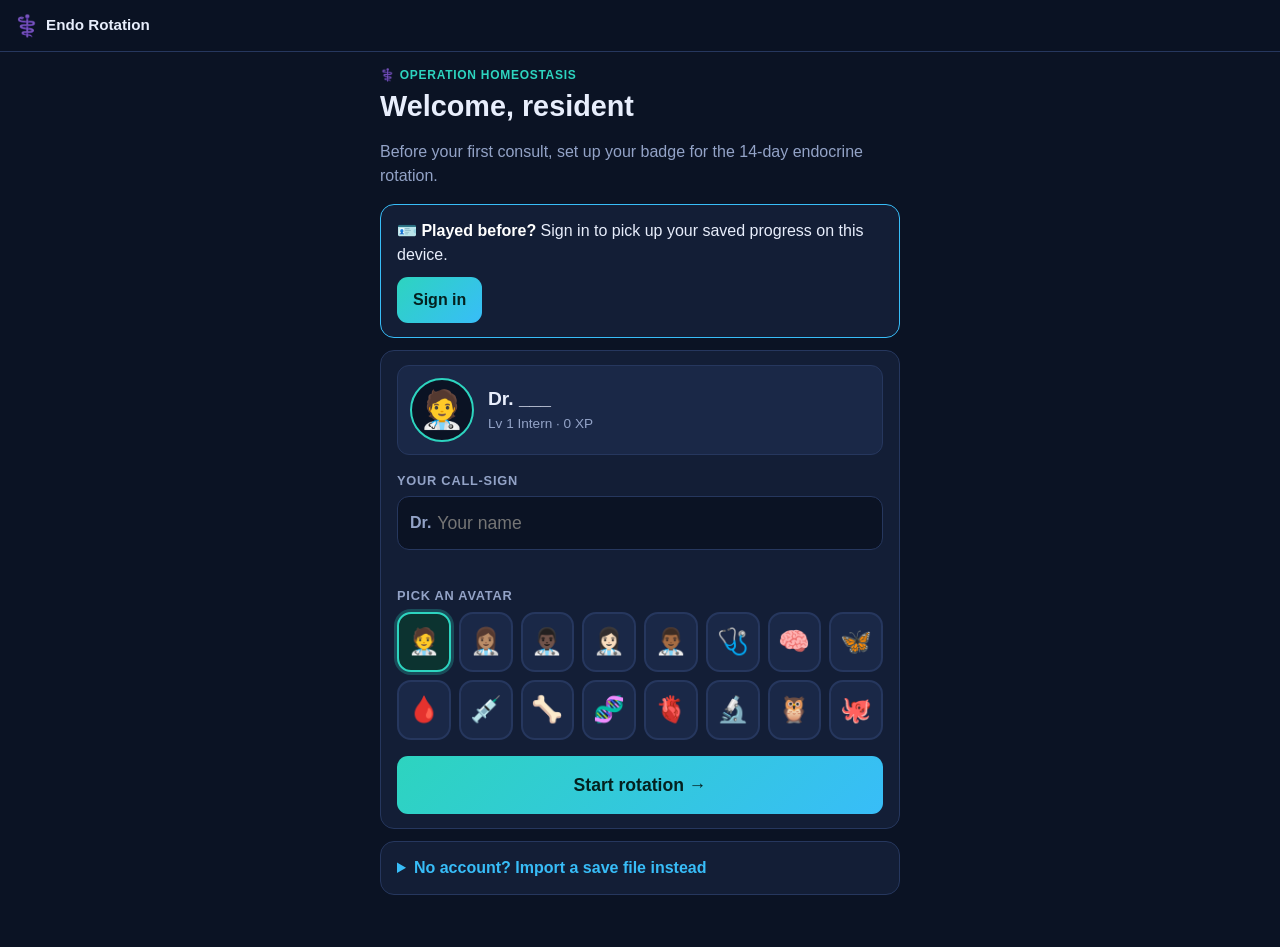
<file: index.html>
<!DOCTYPE html>
<html lang="en">
<head>
  <meta charset="utf-8">
  <meta name="viewport" content="width=device-width, initial-scale=1, viewport-fit=cover">
  <title>Endo Rotation 3D: Operation Homeostasis</title>
  <meta name="description" content="A 14-day gamified endocrinology rotation for internal medicine residents.">
  <meta name="theme-color" content="#0b1324">
  <meta name="apple-mobile-web-app-capable" content="yes">
  <meta name="mobile-web-app-capable" content="yes">
  <meta name="apple-mobile-web-app-status-bar-style" content="black-translucent">
  <meta name="apple-mobile-web-app-title" content="Endo 3D">
  <link rel="manifest" href="manifest.webmanifest">
  <link rel="icon" type="image/png" sizes="192x192" href="icons/icon-192.png">
  <link rel="apple-touch-icon" href="icons/apple-touch-icon.png">
  <link rel="stylesheet" href="styles.css">
</head>
<body>
  <header id="hdr"></header>
  <main id="app" aria-live="polite"></main>
  <div id="toasts" aria-live="assertive"></div>
  <div id="modal" class="modal hidden" role="dialog" aria-modal="true"></div>

  <script src="content/days.js"></script>
  <script src="content/day1.js"></script>
  <script src="content/day2.js"></script>
  <script src="content/day3.js"></script>
  <script src="content/day4.js"></script>
  <script src="content/day5.js"></script>
  <script src="content/rpg-data.js"></script>
  <script src="rpg.js"></script>
  <script src="config.js"></script>
  <script src="online.js"></script>
  <script src="app.js"></script>
</body>
</html>
</file>
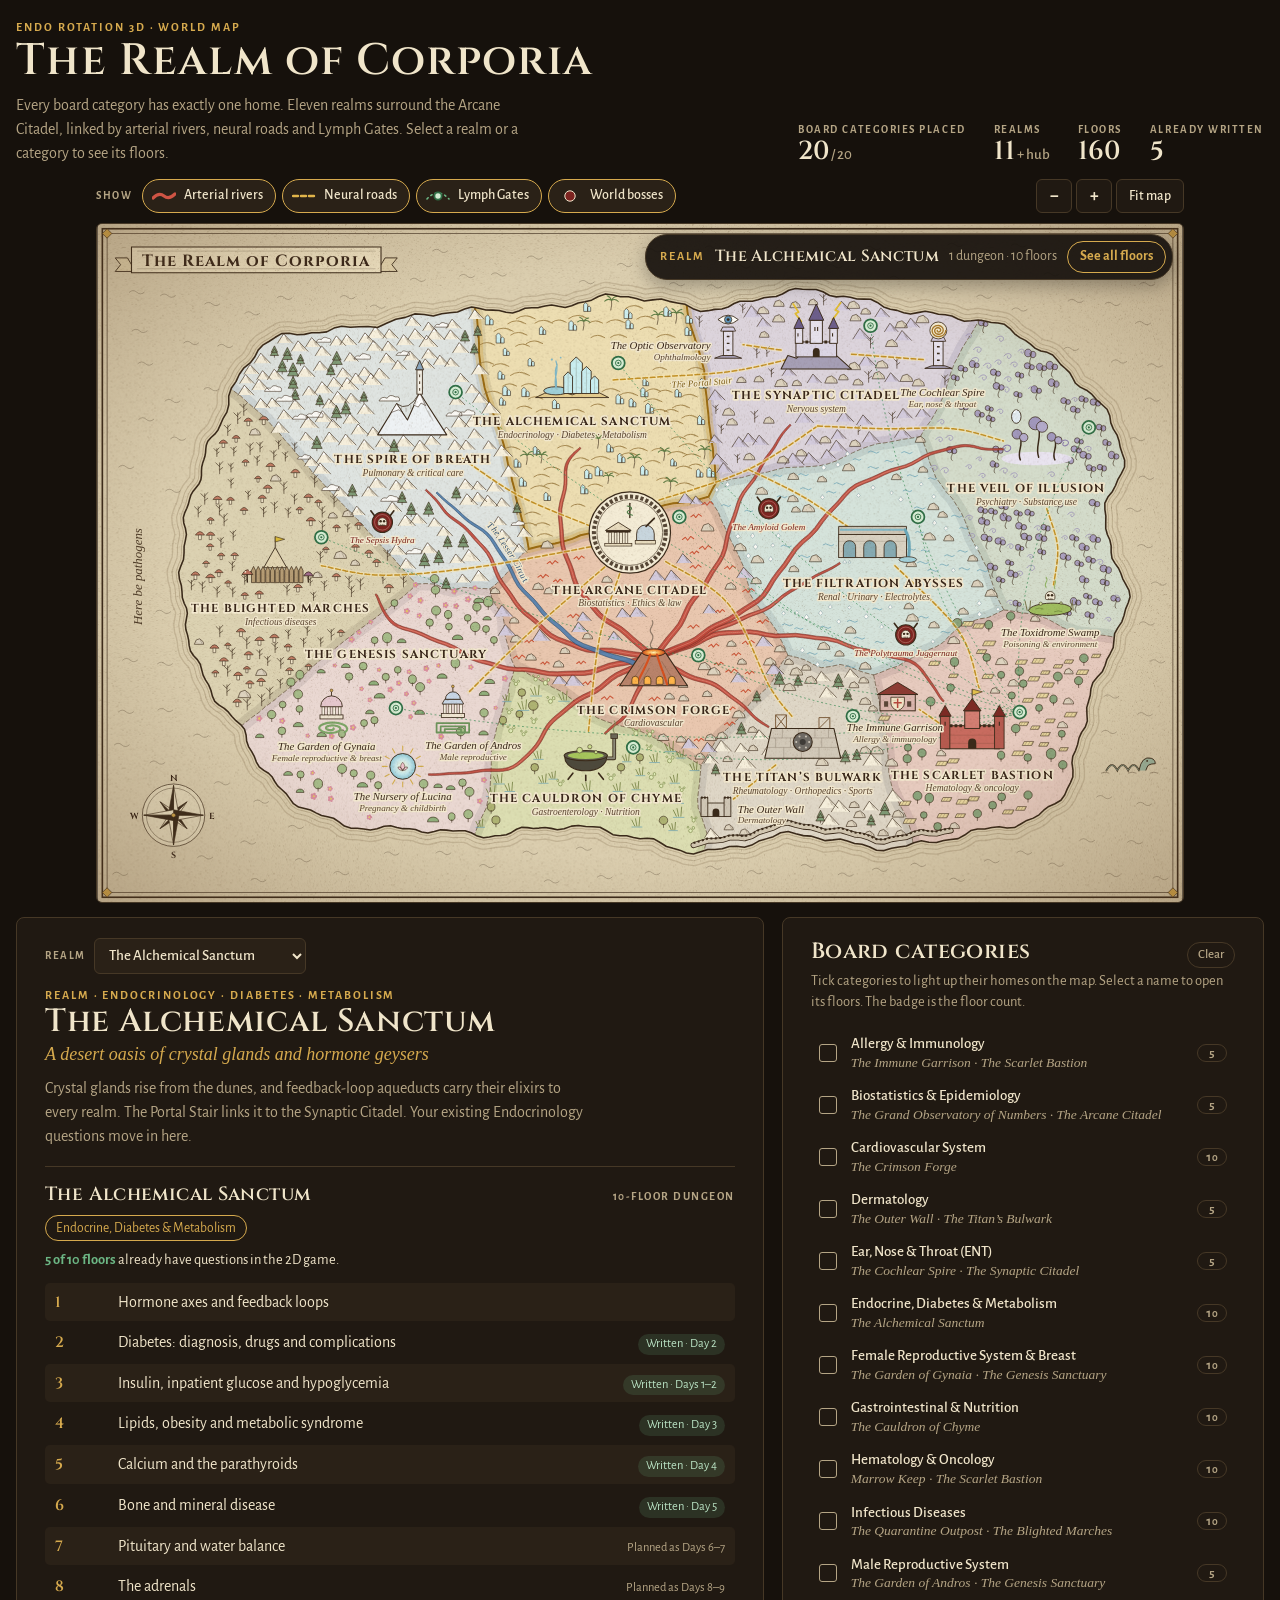
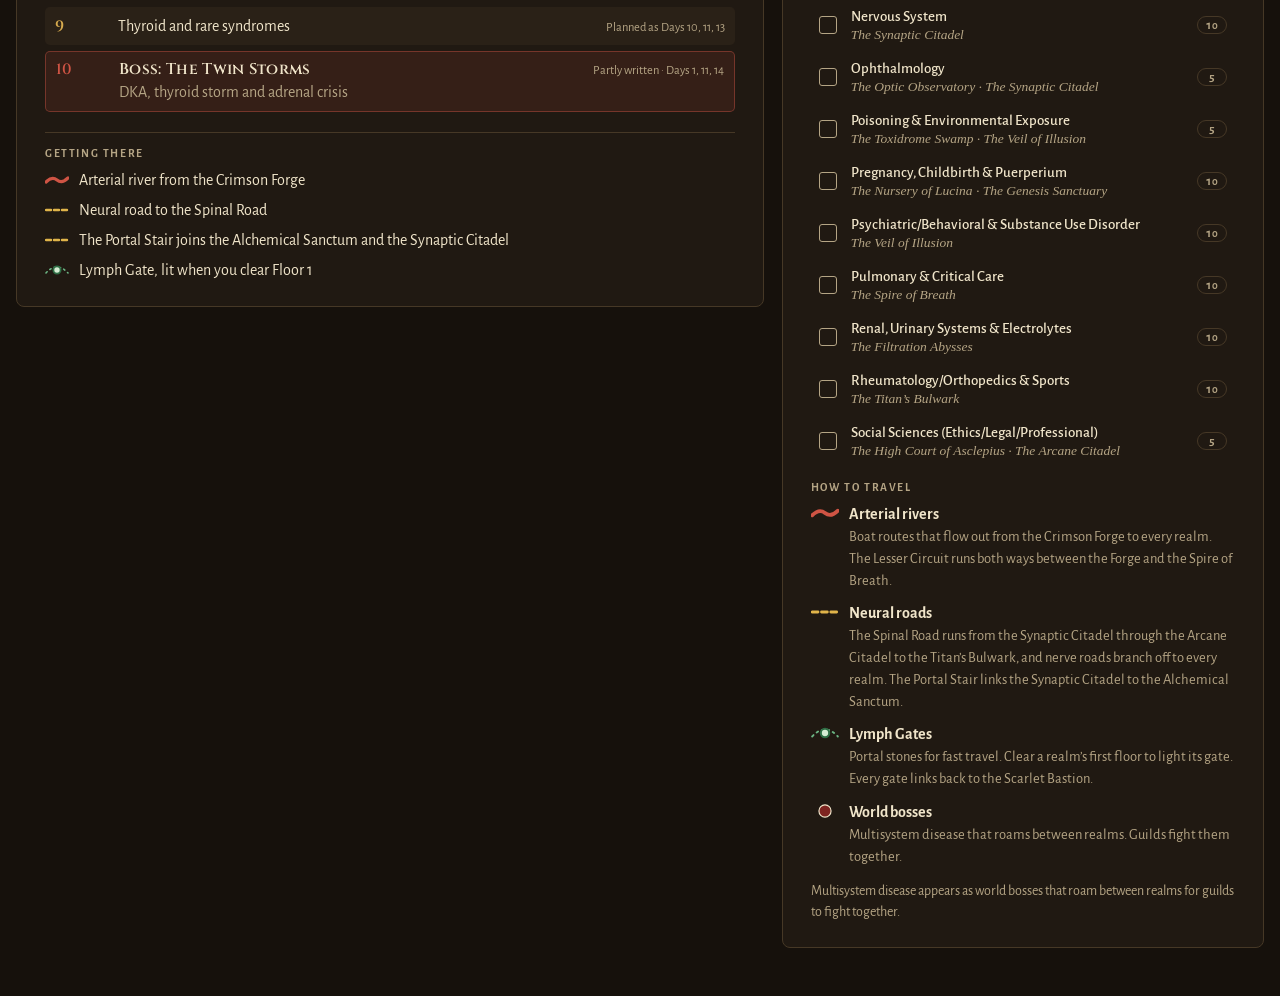
<file: map.html>
<!DOCTYPE html>
<html lang="en">
<head>
<meta charset="utf-8">
<meta name="viewport" content="width=device-width, initial-scale=1, viewport-fit=cover">
<title>The Realm of Corporia</title>
<meta name="claude:viewport-fit-sides" content="cover">
<meta name="description" content="World map for Endo Rotation 3D: every board category has one home among eleven realms around the Arcane Citadel.">
<link rel="icon" type="image/png" href="icons/icon-192.png">
<link rel="preconnect" href="https://fonts.googleapis.com">
<link rel="preconnect" href="https://fonts.gstatic.com" crossorigin>
<link rel="stylesheet" href="https://fonts.googleapis.com/css2?family=Alegreya+Sans:ital,wght@0,400;0,500;0,700;1,400&family=Cinzel:wght@500;600;700&family=IM+Fell+English:ital@0;1&display=swap">
<style>
/* Layout: the parchment map is the hero; under it, the selected realm's floors beside the board-category ledger.
   One committed look: a walnut-and-brass game interface framing an inked parchment map. */
:root {
  --walnut: #16110c;
  --panel: #201912;
  --panel-2: #2a2117;
  --rule: #463826;
  --parchment: #f0e5ca;
  --faded: #b5a585;
  --brass: #d6aa4e;
  --blood: #cf5444;
  --vein: #6b94c4;
  --nerve: #e0b44a;
  --lymph: #6cb684;
  --sea: #d9ccad;
  --veil: rgba(22, 17, 12, 0.92);
  --display: "Cinzel", "Trajan Pro", "Iowan Old Style", Georgia, serif;
  --lettering: "IM Fell English", "Iowan Old Style", "Palatino Linotype", Georgia, serif;
  --ui: "Alegreya Sans", "Gill Sans", "Segoe UI", system-ui, sans-serif;
  color-scheme: dark;
}
* { box-sizing: border-box; }
html { -webkit-text-size-adjust: 100%; }
body {
  margin: 0;
  background: var(--walnut);
  color: var(--parchment);
  font: 400 16px/1.5 var(--ui);
}
.page {
  max-width: 1680px;
  margin: 0 auto;
  padding-left: max(16px, env(safe-area-inset-left, 0px));
  padding-right: max(16px, env(safe-area-inset-right, 0px));
  padding-block: 20px 48px;
  display: grid;
  gap: 14px;
}
:focus-visible { outline: 2px solid var(--brass); outline-offset: 2px; }
button { font: inherit; color: inherit; }

/* header */
.top { display: flex; flex-wrap: wrap; align-items: flex-end; justify-content: space-between; gap: 12px 32px; }
.eyebrow { margin: 0; font: 700 12px/1.2 var(--ui); letter-spacing: 0.16em; text-transform: uppercase; color: var(--brass); }
h1 { margin: 4px 0 0; font: 600 clamp(28px, 4vw, 44px)/1.05 var(--display); letter-spacing: 0.03em; text-wrap: balance; }
.lede { margin: 8px 0 0; max-width: 64ch; color: var(--faded); }
.tally { display: flex; flex-wrap: wrap; gap: 8px 28px; margin: 0; }
.tally div { display: grid; gap: 2px; }
.tally dt { font: 700 11px/1.2 var(--ui); letter-spacing: 0.14em; text-transform: uppercase; color: var(--faded); }
.tally dd { margin: 0; font: 600 26px/1 var(--display); font-variant-numeric: tabular-nums; }
.tally dd small { font: 500 15px var(--ui); color: var(--faded); }

/* stage: toolbar + map, sized so the whole map fits on screen */
.stage { width: min(100%, max(720px, calc((100dvh - 220px) * 1.6))); margin-inline: auto; display: grid; gap: 10px; min-width: 0; }

/* toolbar */
.toolbar { display: flex; flex-wrap: wrap; align-items: center; justify-content: space-between; gap: 8px 16px; }
.layers { display: flex; flex-wrap: wrap; gap: 6px; align-items: center; }
.layers > span { font: 700 11px var(--ui); letter-spacing: 0.14em; text-transform: uppercase; color: var(--faded); margin-right: 4px; }
.toggle {
  display: inline-flex; align-items: center; gap: 8px;
  padding: 5px 12px 5px 9px; min-height: 34px;
  border: 1px solid var(--rule); border-radius: 999px;
  background: var(--panel); color: var(--faded);
  font: 500 14px var(--ui); cursor: pointer;
}
.toggle svg { width: 24px; height: 12px; flex: none; }
.toggle[aria-pressed="true"] { color: var(--parchment); border-color: var(--brass); background: var(--panel-2); }
.toggle[aria-pressed="false"] svg { opacity: 0.35; }
.zoombar { display: flex; gap: 4px; }
.zoombar button {
  width: 36px; height: 34px; border: 1px solid var(--rule); border-radius: 6px;
  background: var(--panel); color: var(--parchment); font: 600 18px/1 var(--ui); cursor: pointer;
}
.zoombar button.fit { width: auto; padding: 0 12px; font-size: 14px; font-weight: 500; }

/* map */
.mapwrap {
  position: relative; width: 100%;
  aspect-ratio: 16 / 10; min-height: 300px;
  background: #1b150f; border: 1px solid var(--rule); border-radius: 6px; overflow: hidden;
}
#map { position: absolute; inset: 0; width: 100%; height: 100%; display: block; touch-action: none; cursor: grab; user-select: none; -webkit-user-select: none; }
.mapwrap.dragging #map { cursor: grabbing; }
#map .hit { cursor: pointer; }
#map .hit:focus-visible { outline: none; }
#map .region:focus-visible { stroke: var(--brass); stroke-width: 3; }
.tip {
  position: absolute; z-index: 3; pointer-events: none; max-width: 280px;
  padding: 7px 11px; border: 1px solid var(--rule); border-radius: 6px;
  background: var(--veil); color: var(--parchment); font: 14px/1.35 var(--ui);
}
.tip b { display: block; font: 600 15px/1.25 var(--display); letter-spacing: 0.02em; }
.tip span { color: var(--faded); }
.pick {
  position: absolute; z-index: 2; right: 10px; top: 10px; max-width: calc(100% - 20px);
  display: flex; flex-wrap: wrap; align-items: center; gap: 4px 10px;
  padding: 6px 6px 6px 14px; border: 1px solid var(--rule); border-radius: 22px;
  background: var(--veil); box-shadow: 0 6px 18px rgba(0, 0, 0, 0.3);
}
.pick b { font: 600 16px/1.2 var(--display); letter-spacing: 0.02em; }
.pick .meta { color: var(--faded); font-size: 14px; }
.pick .go {
  padding: 5px 12px; min-height: 32px;
  border: 1px solid var(--brass); border-radius: 999px; background: transparent; color: var(--brass);
  font: 600 14px var(--ui); cursor: pointer;
}
.chips { display: flex; flex-wrap: wrap; gap: 5px; }
.chip { display: inline-block; padding: 2px 9px; border: 1px solid var(--rule); border-radius: 999px; font-size: 13px; color: var(--parchment); }

/* below the map */
.below { display: grid; gap: 18px; grid-template-columns: minmax(0, 1.55fr) minmax(0, 1fr); align-items: start; }
.sheet { background: var(--panel); border: 1px solid var(--rule); border-radius: 8px; padding: 20px clamp(16px, 2.4vw, 28px) 24px; min-width: 0; }
.sheet h2 { margin: 2px 0 0; font: 600 clamp(24px, 2.8vw, 32px)/1.12 var(--display); letter-spacing: 0.02em; text-wrap: balance; }
.jump { display: flex; flex-wrap: wrap; align-items: center; gap: 8px; margin-bottom: 14px; }
.jump label { font: 700 11px var(--ui); letter-spacing: 0.14em; text-transform: uppercase; color: var(--faded); }
.jump select {
  min-height: 36px; padding: 4px 10px; max-width: 100%;
  border: 1px solid var(--rule); border-radius: 6px; background: var(--panel-2); color: var(--parchment); font: 500 15px var(--ui);
}
.epithet { margin: 2px 0 0; font: italic 18px/1.35 var(--lettering); color: var(--brass); }
.lore { margin: 10px 0 0; max-width: 68ch; color: var(--faded); }
.site { margin-top: 18px; padding-top: 16px; border-top: 1px solid var(--rule); scroll-margin-top: 16px; }
.site header { display: flex; flex-wrap: wrap; align-items: baseline; justify-content: space-between; gap: 4px 12px; }
.site h3 { margin: 0; font: 600 19px/1.25 var(--display); letter-spacing: 0.02em; }
.kind { margin: 0; font: 700 11.5px var(--ui); letter-spacing: 0.13em; text-transform: uppercase; color: var(--faded); }
.cat-chip { margin: 8px 0 0; display: inline-block; padding: 2px 10px; border: 1px solid var(--brass); border-radius: 999px; color: var(--brass); font-size: 13.5px; }
.play { margin: 8px 0 0; color: var(--faded); font-size: 15px; max-width: 64ch; }
.progress { margin: 8px 0 0; font-size: 14.5px; color: var(--parchment); }
.progress b { color: var(--lymph); font-weight: 700; }
.floors { list-style: none; margin: 12px 0 0; padding: 0; display: grid; gap: 2px; }
.floors li {
  display: grid; grid-template-columns: 3.2em minmax(0, 1fr) auto; gap: 4px 12px; align-items: baseline;
  padding: 7px 10px; border-radius: 5px;
}
.floors li:nth-child(odd) { background: var(--panel-2); }
.floors .fn { font: 600 15px var(--display); color: var(--brass); font-variant-numeric: tabular-nums; }
.floors .ft { min-width: 0; }
.floors .st { font-size: 12.5px; white-space: nowrap; color: var(--faded); }
.floors .st.done { padding: 1px 8px; border-radius: 999px; background: rgba(108, 182, 132, 0.16); color: #b9e2c3; }
.floors li.boss { background: rgba(207, 84, 68, 0.12); border: 1px solid rgba(207, 84, 68, 0.42); margin-top: 4px; }
.floors li.boss .fn { color: var(--blood); }
.floors li.boss b { display: block; font: 600 15.5px/1.3 var(--display); letter-spacing: 0.02em; color: var(--parchment); }
.floors li.boss span.topic { color: var(--faded); }
.travel { margin-top: 20px; padding-top: 14px; border-top: 1px solid var(--rule); }
.travel h3, .ledger h3 { margin: 0; font: 700 11.5px var(--ui); letter-spacing: 0.14em; text-transform: uppercase; color: var(--faded); }
.travel ul { margin: 8px 0 0; padding-left: 0; list-style: none; display: grid; gap: 6px; }
.travel li { display: grid; grid-template-columns: 24px minmax(0, 1fr); gap: 10px; align-items: center; }
.travel li svg { width: 24px; height: 12px; }
.linkish { padding: 0; border: 0; background: none; color: var(--brass); text-decoration: underline; text-underline-offset: 3px; cursor: pointer; font: inherit; }

/* category ledger */
.ledger { display: grid; gap: 14px; }
.ledger .head { display: flex; flex-wrap: wrap; align-items: baseline; justify-content: space-between; gap: 6px; }
.ledger .head h2 { font-size: 22px; }
.ledger .hint { margin: 2px 0 0; color: var(--faded); font-size: 14.5px; }
.clear { padding: 4px 10px; border: 1px solid var(--rule); border-radius: 999px; background: transparent; color: var(--faded); font: 500 13px var(--ui); cursor: pointer; }
.cats { list-style: none; margin: 0; padding: 0; display: grid; gap: 1px; }
.cat { display: grid; grid-template-columns: 22px minmax(0, 1fr) auto; gap: 10px; align-items: center; padding: 5px 8px; border-radius: 6px; }
.cat:hover, .cat.lit { background: var(--panel-2); }
.cat input {
  appearance: none; -webkit-appearance: none; margin: 0; width: 18px; height: 18px;
  border: 1.5px solid var(--faded); border-radius: 3px; display: grid; place-content: center; cursor: pointer; background: transparent;
}
.cat input:checked { background: var(--brass); border-color: var(--brass); }
.cat input:checked::after { content: ""; width: 9px; height: 5px; border-left: 2px solid var(--walnut); border-bottom: 2px solid var(--walnut); transform: translateY(-1px) rotate(-45deg); }
.cat .name { padding: 2px 0; border: 0; background: none; text-align: left; cursor: pointer; display: grid; min-width: 0; }
.cat .name span { font: 500 15px/1.3 var(--ui); color: var(--parchment); }
.cat .name small { font: italic 13.5px/1.3 var(--lettering); color: var(--faded); }
.cat .floorsn { min-width: 30px; padding: 1px 7px; border: 1px solid var(--rule); border-radius: 999px; text-align: center; font: 700 12px var(--ui); color: var(--faded); font-variant-numeric: tabular-nums; }
.legend { list-style: none; margin: 8px 0 0; padding: 0; display: grid; gap: 10px; }
.legend li { display: grid; grid-template-columns: 28px minmax(0, 1fr); gap: 10px; }
.legend svg { width: 28px; height: 14px; margin-top: 4px; }
.legend b { font-weight: 700; }
.legend p { margin: 0; color: var(--faded); font-size: 14.5px; }
.note { margin: 0; color: var(--faded); font-size: 14px; }

/* map art text (inline SVG) */
#map text { pointer-events: none; }
.t-realm { font-family: var(--display); font-weight: 700; font-size: 17px; letter-spacing: 1.7px; fill: #39271a; paint-order: stroke; stroke: #f3e9cf; stroke-width: 5px; stroke-linejoin: round; }
.t-cap { font-family: var(--lettering); font-style: italic; font-size: 14px; fill: #5a4430; paint-order: stroke; stroke: #f3e9cf; stroke-width: 4px; stroke-linejoin: round; }
.t-site { font-family: var(--lettering); font-style: italic; font-size: 16px; fill: #39271a; paint-order: stroke; stroke: #f3e9cf; stroke-width: 4.5px; stroke-linejoin: round; }
.t-site-cap { font-family: var(--lettering); font-style: italic; font-size: 13.5px; fill: #5a4430; paint-order: stroke; stroke: #f3e9cf; stroke-width: 4px; stroke-linejoin: round; }
.t-boss { font-family: var(--lettering); font-style: italic; font-size: 13.5px; fill: #7a221c; paint-order: stroke; stroke: #f3e9cf; stroke-width: 4px; stroke-linejoin: round; }
.t-title { font-family: var(--display); font-weight: 700; font-size: 24px; letter-spacing: 1.5px; fill: #39271a; }
.t-sea { font-family: var(--lettering); font-style: italic; font-size: 19px; fill: #4c3a27; }
.t-route { font-family: var(--lettering); font-style: italic; font-size: 13.5px; paint-order: stroke; stroke: #f3e9cf; stroke-width: 4px; stroke-linejoin: round; }
.t-compass { font-family: var(--display); font-weight: 700; font-size: 13px; fill: #39271a; }
.ring { fill: none; stroke: #b8860b; stroke-width: 3.5; }
.ring.pulse { animation: pulse 1.6s ease-in-out infinite; transform-box: fill-box; transform-origin: center; }
@keyframes pulse { 0%, 100% { opacity: 1; transform: scale(1); } 50% { opacity: 0.45; transform: scale(1.12); } }
.off { display: none; }

@media (max-width: 899px) {
  .below { grid-template-columns: minmax(0, 1fr); }
}
@media (max-width: 759px) {
  .stage { width: 100%; }
  .mapwrap { aspect-ratio: auto; height: 64vh; min-height: 380px; }
  .pick b { font-size: 14.5px; }
  .pick .meta { display: none; }
  .tally dd { font-size: 22px; }
}
@media (prefers-reduced-motion: reduce) {
  .ring.pulse { animation: none; }
}
</style>
</head>
<body>
<div class="page">
  <header class="top">
    <div>
      <p class="eyebrow">Endo Rotation 3D · World map</p>
      <h1>The Realm of Corporia</h1>
      <p class="lede">Every board category has exactly one home. Eleven realms surround the Arcane Citadel, linked by arterial rivers, neural roads and Lymph Gates. Select a realm or a category to see its floors.</p>
    </div>
    <dl class="tally" aria-label="World totals">
      <div><dt>Board categories placed</dt><dd id="tCats">20<small> / 20</small></dd></div>
      <div><dt>Realms</dt><dd>11<small> + hub</small></dd></div>
      <div><dt>Floors</dt><dd id="tFloors">160</dd></div>
      <div><dt>Already written</dt><dd id="tWritten">5</dd></div>
    </dl>
  </header>

  <div class="stage">
  <div class="toolbar">
    <div class="layers" role="group" aria-label="Map layers">
      <span>Show</span>
      <button class="toggle" type="button" id="lay-rivers" data-layer="rivers" aria-pressed="true"><svg viewBox="0 0 24 12" aria-hidden="true"><path d="M1 8 Q7 2 12 6 T23 4" fill="none" stroke="#cf5444" stroke-width="3.2" stroke-linecap="round"/></svg>Arterial rivers</button>
      <button class="toggle" type="button" id="lay-roads" data-layer="roads" aria-pressed="true"><svg viewBox="0 0 24 12" aria-hidden="true"><path d="M1 6 H23" fill="none" stroke="#e0b44a" stroke-width="2.4" stroke-dasharray="5 3" stroke-linecap="round"/></svg>Neural roads</button>
      <button class="toggle" type="button" id="lay-gates" data-layer="gates" aria-pressed="true"><svg viewBox="0 0 24 12" aria-hidden="true"><path d="M1 9 Q12 -3 23 9" fill="none" stroke="#6cb684" stroke-width="1.6" stroke-dasharray="1.5 3.5" stroke-linecap="round"/><circle cx="12" cy="6" r="3.6" fill="#d5ecd3" stroke="#2f6e45" stroke-width="1.8"/></svg>Lymph Gates</button>
      <button class="toggle" type="button" id="lay-bosses" data-layer="bosses" aria-pressed="true"><svg viewBox="0 0 24 12" aria-hidden="true"><circle cx="12" cy="6" r="5.2" fill="#7d2420" stroke="#f0e5ca" stroke-width="1"/></svg>World bosses</button>
    </div>
    <div class="zoombar" role="group" aria-label="Zoom">
      <button type="button" id="zoomOut" aria-label="Zoom out">−</button>
      <button type="button" id="zoomIn" aria-label="Zoom in">+</button>
      <button type="button" id="zoomFit" class="fit">Fit map</button>
    </div>
  </div>

  <section class="mapwrap" id="mapwrap" aria-label="World map of Corporia. Drag to pan, scroll or pinch to zoom, select a realm for details.">
    <svg id="map" xmlns="http://www.w3.org/2000/svg" aria-label="The Realm of Corporia world map"></svg>
    <div class="tip" id="tip" hidden></div>
    <div class="pick" id="pick" aria-live="polite"></div>
  </section>
  </div>

  <div class="below">
    <article class="sheet" id="dossier" aria-live="polite">
      <div class="jump">
        <label for="jump">Realm</label>
        <select id="jump"></select>
      </div>
      <div id="realmView"></div>
    </article>

    <aside class="sheet ledger" aria-label="Board categories">
      <div>
        <div class="head">
          <h2>Board categories</h2>
          <button class="clear" type="button" id="clearCats">Clear</button>
        </div>
        <p class="hint">Tick categories to light up their homes on the map. Select a name to open its floors. The badge is the floor count.</p>
      </div>
      <ul class="cats" id="cats"></ul>
      <div>
        <h3>How to travel</h3>
        <ul class="legend" id="legend"></ul>
      </div>
      <p class="note">Multisystem disease appears as world bosses that roam between realms for guilds to fight together.</p>
    </aside>
  </div>
</div>
<script src="content/world.js"></script>
<script src="map.js"></script>
</body>
</html>
</file>
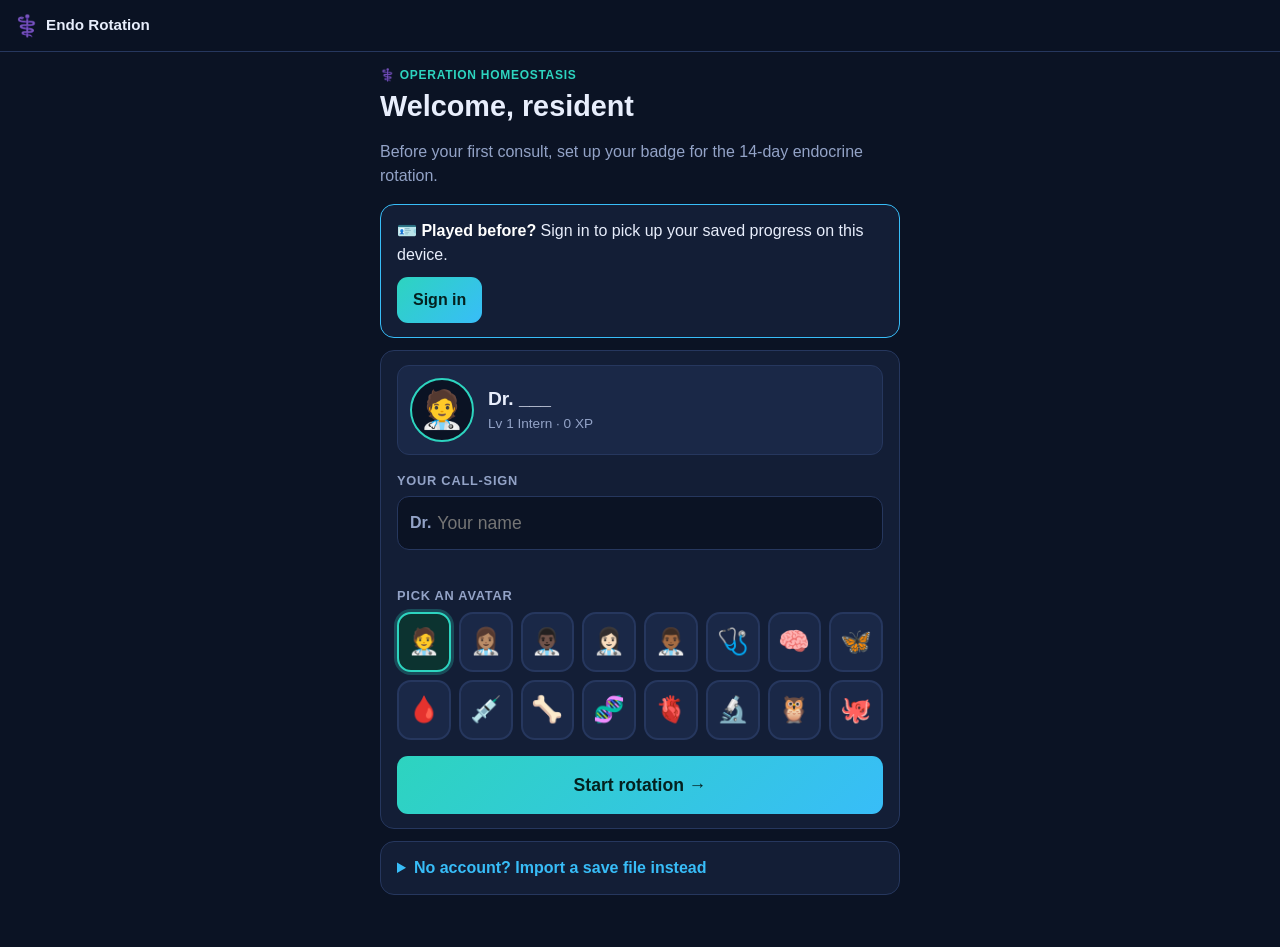
<file: tools/netmock.html>
<!DOCTYPE html>
<html lang="en">
<head>
  <meta charset="utf-8">
  <meta name="viewport" content="width=device-width, initial-scale=1, viewport-fit=cover">
  <title>Endo Rotation (mock online server)</title>
  <link rel="stylesheet" href="../styles.css">
</head>
<body>
  <!-- The real app wired to tools/netmock.js instead of config.js, for testing online play offline. -->
  <header id="hdr"></header>
  <main id="app" aria-live="polite"></main>
  <div id="toasts" aria-live="assertive"></div>
  <div id="modal" class="modal hidden" role="dialog" aria-modal="true"></div>

  <script src="../content/days.js"></script>
  <script src="../content/day1.js"></script>
  <script src="../content/day2.js"></script>
  <script src="../content/day3.js"></script>
  <script src="../content/day4.js"></script>
  <script src="../content/day5.js"></script>
  <script src="../content/rpg-data.js"></script>
  <script src="../rpg.js"></script>
  <script src="netmock.js"></script>
  <script src="../online.js"></script>
  <script src="../app.js"></script>
</body>
</html>
</file>
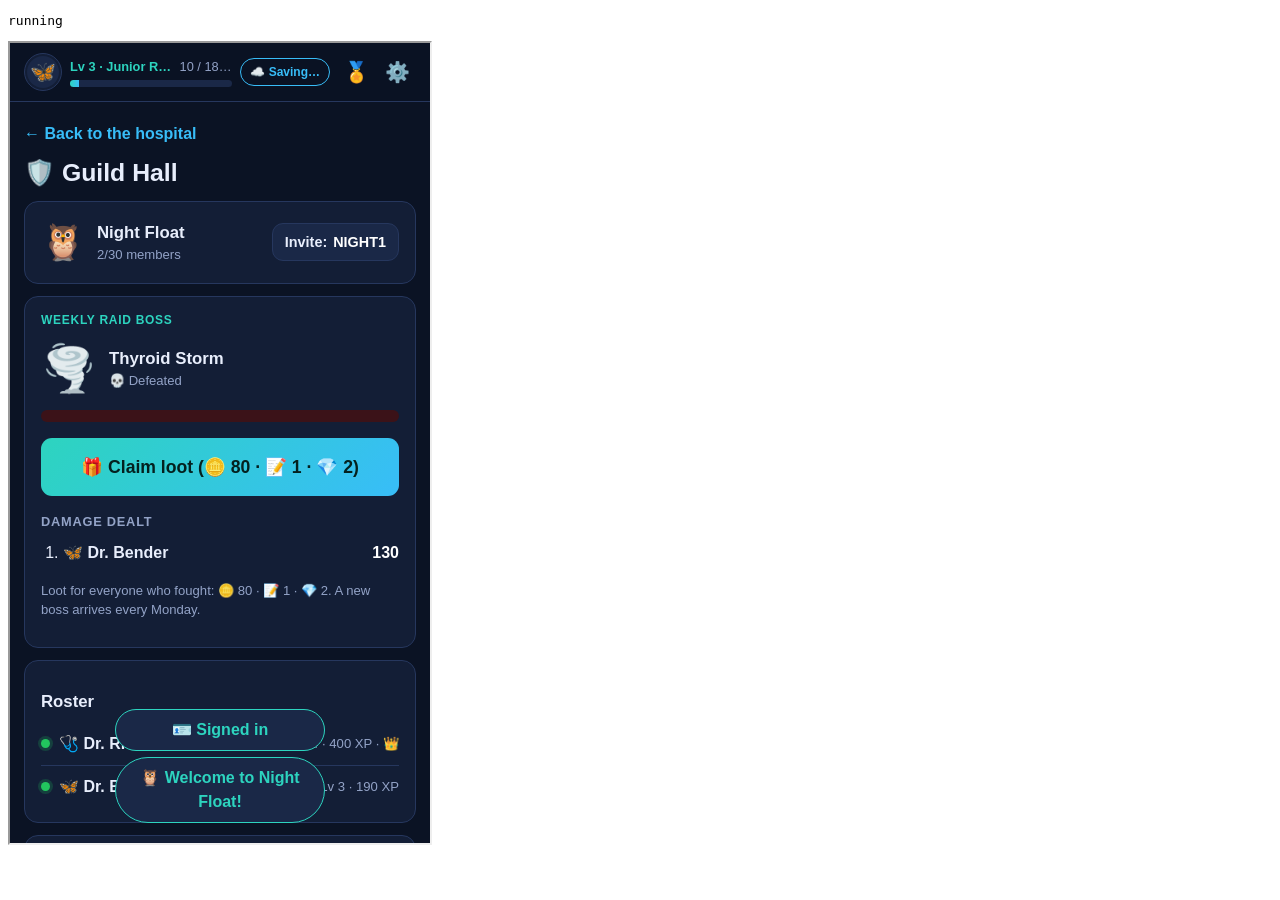
<file: tools/nettest.html>
<!DOCTYPE html>
<html>
<head><meta charset="utf-8"><title>Online self-test</title></head>
<body>
<pre id="out">running</pre>
<script>
// Online play against tools/netmock.js: sign-up, cloud save, guild, chat, raid, duels, market, presence, sync conflict.
const out = document.getElementById('out');
const log = [];
const check = (label, ok) => log.push(`${ok ? 'PASS' : 'FAIL'} ${label}`);
const sleep = (ms) => new Promise((r) => setTimeout(r, ms));

const ids = ['dka', 'hhs', 'medrec', 'hyposort', 'pager', 'boss'];
localStorage.clear();
localStorage.setItem('endoRotation3d.v1', JSON.stringify({
  xp: 190, days: { 1: { stations: Object.fromEntries(ids.map((id) => [id, { done: true, score: 10, max: 10 }])), completed: false } },
  bonusDay: null, unlockAll: false, hideInstall: true, lastSaved: Date.now(),
  profile: { name: 'Bender', avatar: '🦋', createdAt: Date.now() },
  rpg: { coins: 100, mats: { sample: 4, fragment: 3 }, items: { coat_short: 1, tool_steth: 1 }, equip: { coat: 'coat_short' }, seenIntro: true }
}));

const frame = document.createElement('iframe');
frame.style.cssText = 'width:420px;height:800px';
frame.src = 'netmock.html';
document.body.appendChild(frame);

// once: the welcome-screen tests below reload the frame, which must not restart the suite.
frame.addEventListener('load', async () => {
  const W = frame.contentWindow;
  const doc = () => W.document;
  const $ = (s) => doc().querySelector(s);
  const $$ = (s) => [...doc().querySelectorAll(s)];
  const errors = [];
  W.addEventListener('error', (e) => errors.push(e.message));
  W.addEventListener('unhandledrejection', (e) => errors.push('rejection: ' + (e.reason && e.reason.message)));
  const saved = () => JSON.parse(W.localStorage.getItem('endoRotation3d.v1'));
  const mock = () => W.EndoNetMock.db();
  async function waitFor(fn, ms = 4000) {
    const t0 = Date.now();
    while (Date.now() - t0 < ms) { const v = fn(); if (v) return v; await sleep(40); }
    return null;
  }
  const go = async (hash, sel) => {
    if (W.location.hash === hash) { W.location.hash = '#/badges'; await waitFor(() => !$(sel)); }
    W.location.hash = hash;
    return waitFor(() => $(sel));
  };
  const btn = (text, root = doc()) => [...root.querySelectorAll('button, a.btn')].find((b) => b.textContent.includes(text));
  const toText = (html) => { const t = doc().createElement('template'); t.innerHTML = html; return t.content.textContent.trim(); };
  async function answerQuiz(right = true) {
    let n = 0;
    while (await waitFor(() => $('.quiz h3'), 3000)) {
      const q = W.EndoNetDebug.pool.find((p) => toText(p.q) === $('.quiz h3').textContent.trim());
      const ok = q && toText(q.options.find((o) => o.ok).t);
      const opts = $$('.quiz .opt');
      const pick = opts.find((b) => (b.querySelector('span:last-child').textContent.trim() === ok) === right) || opts[0];
      pick.click();
      n++;
      const next = await waitFor(() => btn('Next') || btn('Finish'));
      const finishing = next.textContent.includes('Finish');
      next.click();
      if (finishing) break;
      await sleep(30);
    }
    return n;
  }

  try {
    // ---------- offline world bits ----------
    await waitFor(() => $('#wc'));
    check('world renders with online NPCs', !!$('#hudNet') && W.ENDO_RPG.world.npcs.some((n) => n.id === 'badgeoffice'));
    check('HUD shows sign-in nudge', $('#hudNet').textContent.includes('!'));

    // ---------- sign up ----------
    await go('#/online', '.net-form');
    const f = $('.net-form');
    f.elements.email.value = 'bender@test.dev';
    f.elements.password.value = 'hunter22';
    btn('Create account', f).click();
    await waitFor(() => $('[data-act="sync"]'));
    check('account created and signed in', !!$('[data-act="sync"]') && !!W.localStorage.getItem('endoRotation3d.auth'));
    const meId = JSON.parse(W.localStorage.getItem('endoRotation3d.auth')).user.id;
    await waitFor(() => mock().saves.length);
    check('player row created', mock().players.some((p) => p.id === meId && p.name === 'Bender' && p.level === 3));
    check('local progress pushed to cloud', mock().saves.some((s) => s.id === meId && s.data.xp === 190));

    // ---------- guild ----------
    await go('#/guild', '[data-f="join"]');
    $('[data-f="join"]').elements.code.value = 'night1';
    $('[data-f="join"] button').click();
    await waitFor(() => $('.guild-head'));
    check('joined guild by code', !!$('.guild-head') && $('.guild-head').textContent.includes('Night Float'));
    check('roster lists both members', $$('.roster .mem').length === 2);
    check('raid boss shown', !!$('.raid .hpbar') && mock().raids.length === 1);
    check('chat history shown', $('.chat').textContent.includes('Raid tonight'));
    const chatForm = $('.chat-form');
    chatForm.elements.body.value = 'On my way <b>now</b>';
    chatForm.requestSubmit();
    await waitFor(() => $$('.msg.mine').length);
    check('chat send (escaped)', $$('.msg.mine').length === 1 && !$('.msg.mine b b') && $('.msg.mine').textContent.includes('<b>now</b>'));

    // ---------- raid ----------
    const coins0 = saved().rpg.coins;
    const hp0 = mock().raids[0].hp;
    btn('Attack').click();
    const answered = await answerQuiz(true);
    await waitFor(() => $('.net .center h2'));
    const dealt = hp0 - mock().raids[0].hp;
    check(`raid attack: ${answered} questions, ${dealt} damage`, answered === 5 && dealt === 5 * Math.min(24, 13));
    check('raid attack pays coins', saved().rpg.coins === coins0 + 15);
    mock().raids[0].hp = 5;
    await go('#/guild', '.raid');
    btn('Attack').click();
    await answerQuiz(true);
    await waitFor(() => $('.net .center h2'));
    check('boss defeated', mock().raids[0].hp === 0);
    await go('#/guild', '.raid');
    const mats0 = saved().rpg.mats.note || 0;
    btn('Claim loot').click();
    await waitFor(() => $('.raid .owned'));
    check('raid loot claimed', saved().rpg.mats.note === mats0 + 1 && !!$('.raid .owned'));

    // ---------- duels ----------
    await go('#/duels', '.duel-row');
    check('incoming duel listed', !!btn('Play'));
    btn('Play').click();
    await answerQuiz(true);
    await waitFor(() => $('.net .center h2'));
    check('duel finished vs seeded score', $('.net .center').textContent.includes('won'));
    await go('#/duels', '[data-claim]');
    const coins1 = saved().rpg.coins;
    $('[data-claim]').click();
    await waitFor(() => saved().rpg.coins !== coins1);
    check('duel win pays 40', saved().rpg.coins === coins1 + 40);
    await go('#/duels', '[data-challenge]');
    $('[data-challenge]').click();
    await answerQuiz(false);
    await waitFor(() => $('.net .center h2'));
    check('outgoing challenge waits for rival', $('.net .center').textContent.includes('Waiting'));
    const out1 = mock().duels.find((d) => d.challenger === meId);
    check('all-wrong duel run submits 0', !!out1 && out1.c_score === 0);

    // ---------- market ----------
    await go('#/market', '.tabs');
    const coins2 = saved().rpg.coins;
    btn('🪙 15').click();
    await waitFor(() => saved().rpg.coins !== coins2);
    check('bought 2 coffees for 15', saved().rpg.coins === coins2 - 15 && saved().rpg.cons.coffee === 2);
    await waitFor(() => $('.tabs'));
    btn('Sell').click();
    const sell = $('form.sell');
    sell.elements.g.value = 'item:tool_steth';
    sell.elements.g.dispatchEvent(new W.Event('change'));
    check('gear quantity locked to 1', sell.elements.qty.disabled);
    sell.elements.g.value = 'mat:sample';
    sell.elements.g.dispatchEvent(new W.Event('change'));
    sell.elements.qty.value = '9';
    sell.requestSubmit();
    check('cannot list more than you have', $('form.sell .pf-err').textContent.includes('1–4'));
    sell.elements.qty.value = '2';
    sell.elements.price.value = '30';
    sell.requestSubmit();
    await waitFor(() => mock().listings.some((l) => l.seller === meId));
    await waitFor(() => btn('Cancel'));
    check('listed 2 samples (removed from bag)', saved().rpg.mats.sample === 2 && !!btn('Cancel'));
    const mine = mock().listings.find((l) => l.seller === meId);
    Object.assign(mine, { status: 'sold', buyer: W.EndoNetMock.RIVAL });
    const coins3 = saved().rpg.coins;
    await go('#/days', '.day-list');
    await go('#/market', '.tabs');
    await waitFor(() => saved().rpg.coins !== coins3);
    check('sale proceeds collected', saved().rpg.coins === coins3 + 30);

    // ---------- hiscores ----------
    await go('#/hiscores', '.hs-row');
    const xpRows = $$('.hs-row');
    check('hiscores XP board ranks both players', xpRows.length === 2 && xpRows[0].textContent.includes('Rivera') && !!$('.hs-row.mine'));
    btn('Duels').click();
    await waitFor(() => $('.tab.on') && $('.tab.on').textContent.includes('Duels'));
    check('duel board shows my win', $$('.hs-row').length === 1 && $('.hs-row.mine') && $('.hs-row').textContent.includes('1 win'));
    btn('Raids').click();
    check('raid board shows my damage', $('.hs-row.mine') && $('.hs-row.mine').textContent.includes('130 dmg'));
    btn('Guilds').click();
    check('guild board totals members', $$('.hs-row').length === 1 && $('.hs-row').textContent.includes('2 members'));

    // ---------- presence ----------
    await go('#/', '#wc');
    await sleep(3200);
    const pings = W.EndoNetMock.calls.filter((c) => c.includes('rpc/ping')).length;
    check(`presence pings (${pings}) and rival visible`, pings >= 1 && $('#hudNet .dot.on') && $('#hudNet').textContent.includes('1'));

    // ---------- cloud conflict ----------
    await sleep(4500);
    const cloud = mock().saves.find((s) => s.id === meId);
    check('autosave reached cloud', cloud.data.rpg.coins === saved().rpg.coins);
    cloud.data = JSON.parse(JSON.stringify(cloud.data));
    cloud.data.xp = 999;
    cloud.saved_at = new Date(Date.now() + 60000).toISOString();
    await go('#/online', '[data-act="out"]');
    btn('Sign out').click();
    await waitFor(() => $('#modal:not(.hidden)'));
    btn('Sign out', $('#modal')).click();
    await waitFor(() => $('.net-form'));
    check('signed out', !W.localStorage.getItem('endoRotation3d.auth'));
    $('.net-form').elements.email.value = 'bender@test.dev';
    $('.net-form').elements.password.value = 'wrongpass';
    $('.net-form').requestSubmit();
    await waitFor(() => $('.net-form .pf-err').textContent);
    check('bad password rejected', $('.net-form .pf-err').textContent.includes('Invalid'));
    $('.net-form').elements.password.value = 'hunter22';
    $('.net-form').requestSubmit();
    await waitFor(() => $('#modal:not(.hidden)') && $('#modal').textContent.includes('Which progress'));
    check('conflict prompt on sign-in', $('#modal').textContent.includes('999 XP'));
    btn('Use cloud save', $('#modal')).click();
    await sleep(100);
    check('cloud save loaded', saved().xp === 999);

    // ---------- new browser: sign in from the welcome screen ----------
    await sleep(4500);
    const acctXp = mock().saves.find((s) => s.id === meId).data.xp;
    const newbieId = W.crypto.randomUUID();
    mock().users.push({ id: newbieId, email: 'newbie@test.dev', password: 'secret1' });
    W.localStorage.setItem('endoNetMock.db', JSON.stringify(mock()));
    async function freshBrowser() {
      frame.src = 'about:blank';
      await waitFor(() => frame.contentDocument && frame.contentDocument.URL === 'about:blank');
      localStorage.removeItem('endoRotation3d.v1');
      localStorage.removeItem('endoRotation3d.auth');
      frame.src = 'netmock.html';
      const ok = await waitFor(() => W.document.querySelector('.ob-signin [data-act="ob-show"]'), 6000);
      W.addEventListener('error', (e) => errors.push(e.message));
      W.addEventListener('unhandledrejection', (e) => errors.push('rejection: ' + (e.reason && e.reason.message)));
      return !!ok;
    }
    check('welcome screen offers sign-in on a new browser', await freshBrowser());
    btn('Sign in', $('.ob-signin')).click();
    let wf = await waitFor(() => $('.ob-signin form'));
    wf.elements.email.value = 'bender@test.dev';
    wf.elements.password.value = 'wrongpass';
    wf.requestSubmit();
    await waitFor(() => $('.ob-signin .pf-err').textContent);
    check('welcome sign-in rejects a bad password', $('.ob-signin .pf-err').textContent.includes("don't match") && !W.localStorage.getItem('endoRotation3d.auth'));
    wf.elements.password.value = 'hunter22';
    wf.requestSubmit();
    await waitFor(() => $('#wc'), 6000);
    check('welcome sign-in restores the account save without making a badge', !!$('#wc') && saved().profile.name === 'Bender' && saved().xp === acctXp);
    check('no "which progress" prompt on an empty browser', $('#modal').classList.contains('hidden'));
    await sleep(4500);
    check('cloud save still intact after restoring', mock().saves.find((s) => s.id === meId).data.xp === acctXp);

    check('second new browser shows the welcome screen', await freshBrowser());
    btn('Sign in', $('.ob-signin')).click();
    wf = await waitFor(() => $('.ob-signin form'));
    wf.elements.email.value = 'newbie@test.dev';
    wf.elements.password.value = 'secret1';
    wf.requestSubmit();
    await waitFor(() => /No saved progress/.test($('.ob-signin').textContent));
    check('account with no save: told to set up a badge', /No saved progress/.test($('.ob-signin').textContent) && !!$('.profile-form'));
    $('#pfName').value = 'Newbie';
    $('.profile-form').requestSubmit();
    await waitFor(() => mock().saves.some((s) => s.id === newbieId));
    const nb = mock().saves.find((s) => s.id === newbieId);
    check('account with no save: new badge saved to the account', !!nb && nb.data.profile.name === 'Newbie' && mock().players.some((p) => p.id === newbieId && p.name === 'Newbie'));
  } catch (e) {
    log.push('EXCEPTION: ' + e.message + '\n' + e.stack);
  }
  log.push('errors: ' + (errors.length ? errors.join(' | ') : 'none'));
  out.textContent = 'DONE\n' + log.join('\n');
}, { once: true });
</script>
</body>
</html>
</file>
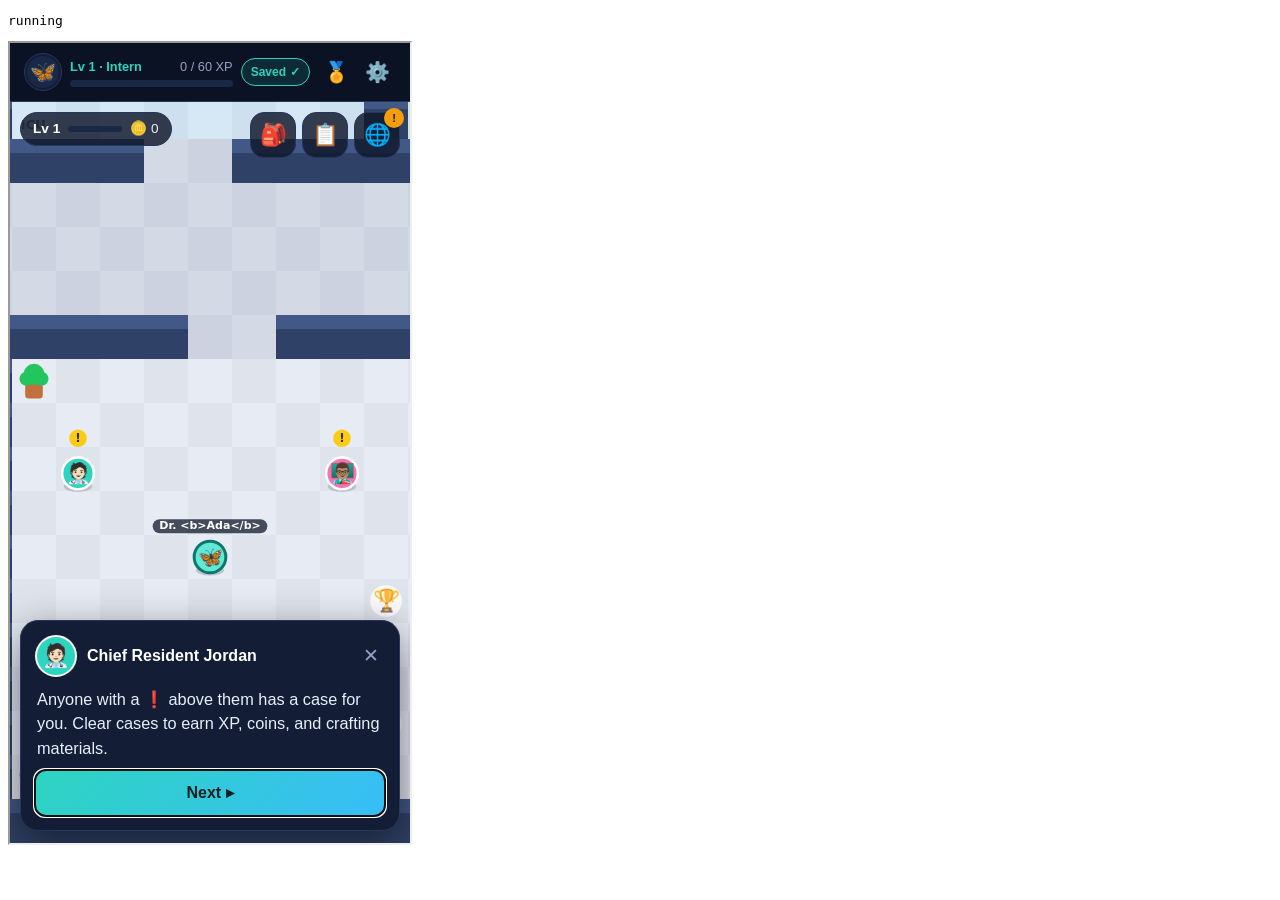
<file: tools/selftest.html>
<!DOCTYPE html>
<html>
<head><meta charset="utf-8"><title>Self-test</title></head>
<body>
<pre id="out">running</pre>
<iframe id="f" src="../index.html" style="width:400px;height:800px"></iframe>
<script>
// Automated Day 1 playthrough. Serve over http and open tools/selftest.html; results land in #out.
const out = document.getElementById('out');
const log = [];
const sleep = (ms) => new Promise((r) => setTimeout(r, ms));

document.getElementById('f').addEventListener('load', async function run() {
  this.removeEventListener('load', run);
  const w = this.contentWindow;
  const d = () => w.document;
  const errors = [];
  w.addEventListener('error', (e) => errors.push(e.message));
  try {
    w.location.hash = '#/reset';
    await sleep(50);
    w.localStorage.clear();
    w.addEventListener('pagehide', () => w.localStorage.clear());
    w.document.addEventListener('visibilitychange', () => w.localStorage.clear());
    w.location.reload();
    await new Promise((r) => this.addEventListener('load', r, { once: true }));
    w.addEventListener('error', (e) => errors.push(e.message));
    const W = this.contentWindow;
    const doc = () => W.document;
    const day = W.ENDO_CONTENT[1];
    const saved = () => JSON.parse(W.localStorage.getItem('endoRotation3d.v1') || 'null');
    const xp = () => (saved() || { xp: 0 }).xp;
    const closeModal = () => { const b = doc().querySelector('#modal:not(.hidden) .modal-actions .btn'); if (b) b.click(); };
    const findBtn = (sel, text) => [...doc().querySelectorAll(sel)].find((b) => b.textContent.includes(text));
    const check = (label, ok) => log.push(`${ok ? 'PASS' : 'FAIL'} ${label}`);

    const form = doc().querySelector('.onboard .profile-form');
    check('onboarding shown after clearing storage', !!form && !doc().querySelector('.day-list'));
    form.requestSubmit();
    await sleep(20);
    check('empty name rejected', !!doc().querySelector('.onboard') && doc().querySelector('.pf-err').textContent.length > 0);
    const input = form.querySelector('input');
    input.value = '  Dr. <b>Ada</b>  ';
    input.dispatchEvent(new W.Event('input'));
    const pick = form.querySelectorAll('.av')[7];
    pick.click();
    check('live preview updates', form.querySelector('.pf-name').textContent === 'Dr. <b>Ada</b>' && form.querySelector('.pf-av').textContent === pick.dataset.av);
    form.requestSubmit();
    await sleep(60);
    const s0 = saved();
    check(`profile saved: ${JSON.stringify(s0 && s0.profile)}`, !!s0 && s0.profile && s0.profile.name === '<b>Ada</b>' && s0.profile.avatar === pick.dataset.av && s0.profile.createdAt > 0);
    check(`lastSaved set: ${s0 && s0.lastSaved}`, !!s0 && s0.lastSaved > Date.now() - 10000);
    check('lands in hospital world', !!doc().getElementById('wc') && W.document.body.classList.contains('in-world'));
    await sleep(600);
    const dlg = doc().getElementById('dialog');
    check('tutorial dialog auto-opens', !dlg.classList.contains('hidden') && dlg.textContent.includes('Chief Resident'));
    for (let k = 0; k < 10 && !dlg.classList.contains('hidden'); k++) { const b = dlg.querySelector('.dlg-actions .btn'); if (b) b.click(); await sleep(20); }
    check('tutorial completes and closes', dlg.classList.contains('hidden') && saved().rpg.seenIntro === true);
    const f0 = W.EndoWorldDebug.frames;
    await sleep(200);
    if (W.EndoWorldDebug.frames === f0) {
      log.push('SKIP walking check: no animation frames (headless --dump-dom)');
    } else {
      const p0 = { ...W.EndoWorldDebug.player };
      W.dispatchEvent(new W.KeyboardEvent('keydown', { key: 'ArrowUp' }));
      await sleep(400);
      W.dispatchEvent(new W.KeyboardEvent('keyup', { key: 'ArrowUp' }));
      const p1 = W.EndoWorldDebug.player;
      check(`player walks with arrow keys (y ${p0.y.toFixed(2)} -> ${p1.y.toFixed(2)})`, p1.y < p0.y - 0.3);
    }
    W.EndoWorldDebug.interact('maya');
    await sleep(20);
    for (let k = 0; k < 3; k++) { const b = findBtn('#dialog .btn', 'Next'); if (b) b.click(); }
    check('NPC dialog offers the DKA case', !!findBtn('#dialog .btn', 'Start case'));
    findBtn('#dialog .btn', 'Start case').click();
    await sleep(60);
    check('Start case opens station with hospital back link', W.location.hash === '#/day/1/s/dka' && doc().querySelector('.back').textContent.includes('hospital'));
    W.location.hash = '#/days';
    await sleep(60);
    check('home shown with greeting', !!doc().querySelector('.day-list') && doc().querySelector('.greet').textContent.includes('Dr. <b>Ada</b>'));
    check('username escaped (no injected <b> in header/greeting)', !doc().querySelector('.me-name b, .greet b b'));
    const pill = doc().getElementById('savePill');
    log.push('save pill right after save: "' + pill.textContent + '" (' + pill.className + ')');
    await sleep(500);
    log.push('save pill after 0.5s: "' + doc().getElementById('savePill').textContent + '"');
    log.push('home save note: ' + doc().querySelector('[data-save-note]').textContent);

    const playDay = async (n) => { for (const st of W.ENDO_CONTENT[n].stations) {
      W.location.hash = `#/day/${n}/s/${st.id}`;
      await sleep(80);
      if (st.type === 'consult' || st.type === 'pager') {
        for (let i = 0; i < st.nodes.length; i++) {
          const n = st.nodes[i];
          const card = doc().querySelectorAll('.node')[i];
          if (n.kind === 'calc') {
            card.querySelector('input').value = String(n.answer.min);
            card.querySelector('form').requestSubmit();
          } else {
            if (st.id === 'dka' && i === 0) {
              const bad = n.options.find((o) => o.danger);
              [...card.querySelectorAll('.opt')].find((b) => b.textContent.includes(bad.t)).click();
              log.push('danger click -> stability ' + doc().getElementById('stab').textContent);
            }
            const good = n.options.find((o) => o.ok);
            [...card.querySelectorAll('.opt')].find((b) => b.textContent.includes(good.t)).click();
          }
          await sleep(20);
          card.querySelector('.feedback .btn.primary').click();
          await sleep(20);
        }
      } else if (st.type === 'match') {
        for (const p of st.pairs) {
          const i = st.pairs.indexOf(p);
          doc().querySelector(`.chip[data-i="${i}"]`).click();
          doc().querySelector(`.fact[data-i="${i}"]`).click();
        }
      } else if (st.type === 'sort') {
        for (let k = 0; k < st.items.length; k++) {
          const t = doc().getElementById('sortItem').textContent;
          const it = st.items.find((x) => x.t === t);
          doc().querySelector(`.sort-btn[data-k="${it.c}"]`).click();
        }
      } else if (st.type === 'boss') {
        for (let k = 0; k < st.questions.length; k++) {
          doc().querySelectorAll('.reveal')[0].click();
          findBtn('.grade-row .btn', 'Nailed').click();
          await sleep(10);
        }
      } else if (st.type === 'pearls') {
        for (let k = 0; k < st.items.length; k++) {
          const it = st.items[k];
          const card = doc().querySelectorAll('.node')[k];
          if (it.kind === 'mcq') {
            [...card.querySelectorAll('.opt')].find((b) => b.textContent.includes(it.options.find((o) => o.ok).t)).click();
          } else if (it.kind === 'recall') {
            const typed = k === 0 ? 'no idea' : [...(it.accept.all || []), (it.accept.any || [''])[0]].join(' ');
            card.querySelector('input').value = typed;
            card.querySelector('form').requestSubmit();
            if (k === 0) findBtn('.grade-row .btn', 'Yes').click();
          } else {
            card.querySelector('textarea').value = 'my explanation';
            card.querySelector('.reveal').click();
            card.querySelectorAll('.checklist input').forEach((c) => (c.checked = true));
            findBtn('.feedback .btn', 'Score my').click();
          }
          await sleep(10);
          card.querySelector('.feedback .btn.primary').click();
          await sleep(10);
        }
        log.push('rapid-fire recap pearls: ' + doc().querySelectorAll('.pearl').length + ', highlights: ' + doc().querySelectorAll('.pearl mark').length);
        findBtn('.btn', 'Complete Day').click();
      }
      await sleep(60);
      closeModal();
      const s = JSON.parse(W.localStorage.getItem('endoRotation3d.v1')).days[n].stations[st.id];
      log.push(`day ${n} ${st.id}: ${s ? `${s.score}/${s.max}` : 'NOT SAVED'} | total XP ${xp()}`);
    } };
    await playDay(1);
    const final = JSON.parse(W.localStorage.getItem('endoRotation3d.v1'));
    log.push('day completed: ' + final.days[1].completed + ' | bonusDay: ' + final.bonusDay);
    await sleep(400);
    while (!doc().getElementById('modal').classList.contains('hidden')) { closeModal(); await sleep(30); }
    const rp = saved().rpg;
    log.push(`rpg after Day 1: coins ${rp.coins} · mats ${JSON.stringify(rp.mats)} · items ${Object.keys(rp.items).join(',')} · header "${doc().querySelector('.rank-line b').textContent}"`);
    check('coins, materials and boss loot granted', rp.coins > 100 && rp.mats.sample >= 5 && rp.mats.fragment >= 5 && rp.mats.note === 1 && Object.keys(rp.items).length === 2);
    W.location.hash = '#/shop';
    await sleep(60);
    const c0 = saved().rpg.coins;
    doc().querySelector('[data-buy="coffee"]').click();
    await sleep(30);
    check(`shop purchase (coins ${c0} -> ${saved().rpg.coins}, coffee ${saved().rpg.cons.coffee})`, saved().rpg.cons.coffee === 1 && saved().rpg.coins === c0 - 20);
    W.location.hash = '#/lab';
    await sleep(60);
    doc().querySelector('[data-craft="r_scroll"]').click();
    await sleep(30);
    check(`craft scroll (fragments left ${saved().rpg.mats.fragment}, scrolls ${saved().rpg.cons.scroll})`, saved().rpg.cons.scroll >= 1 && saved().rpg.mats.fragment === rp.mats.fragment - 2);
    W.location.hash = '#/character';
    await sleep(60);
    const pts0 = doc().querySelector('.pts').textContent;
    doc().querySelector('[data-skill="diff"]').click();
    await sleep(30);
    check(`spend skill point (${pts0} -> diff rank ${saved().rpg.skills.diff})`, saved().rpg.skills.diff === 1);
    doc().querySelector('[data-use="coffee"]').click();
    await sleep(30);
    check('use coffee -> buff active', saved().rpg.buffs.coffee === 1);
    const eq = doc().querySelector('[data-equip]:not(.sel)');
    if (eq) { eq.click(); await sleep(30); }
    check(`equip loot (${JSON.stringify(saved().rpg.equip)})`, Object.keys(saved().rpg.equip).length >= 1);
    W.location.hash = '#/day/1/s/dka';
    await sleep(60);
    const nb = doc().querySelector('.narrow');
    check(`narrow button on replay (${nb && nb.textContent.trim()})`, !!nb);
    const enabledBefore = doc().querySelectorAll('.node .opt:not(:disabled)').length;
    nb.click();
    check(`narrow removes a wrong option (${enabledBefore} -> ${doc().querySelectorAll('.node .opt:not(:disabled)').length})`, doc().querySelectorAll('.node .opt:not(:disabled)').length === enabledBefore - 1);
    W.location.hash = '#/';
    await sleep(100);
    check('world renders after returning', !!doc().getElementById('wc'));

    const api = W.EndoRotation;
    const usedDays = (days) => Object.fromEntries(Object.entries(days).filter(([, d]) => d.completed || Object.keys(d.stations).length));
    const snap = (s) => JSON.stringify({ xp: s.xp, days: usedDays(s.days), bonusDay: s.bonusDay, profile: s.profile });
    const before = snap(saved());
    const code = api.exportCode();
    const json = api.exportJSON();
    log.push(`export: JSON ${json.length} chars, code ${code.length} chars`);
    check('parseSave(JSON) matches', snap(api.parseSave(json)) === before);
    if (snap(api.parseSave(json)) !== before) log.push(`  saved:  ${before}\n  parsed: ${snap(api.parseSave(json))}`);
    let rejected = 0;
    ['garbage', '{"xp":"lots","days":{}}', '[]', JSON.stringify({ xp: 5, days: { 1: { stations: { a: { score: '<img>' } } } } })].forEach((t) => { try { api.parseSave(t); } catch (e) { rejected++; } });
    check(`invalid saves rejected (${rejected}/4)`, rejected === 4);

    W.location.hash = '#/settings';
    await sleep(80);
    findBtn('.btn', 'Reset all progress').click();
    findBtn('#modal .btn', 'Reset').click();
    await sleep(60);
    check(`reset clears XP, keeps profile (xp ${xp()})`, xp() === 0 && saved().profile.name === '<b>Ada</b>');

    W.location.hash = '#/settings';
    await sleep(80);
    doc().querySelector('#backup .import textarea').value = code;
    findBtn('#backup .btn', 'Import code').click();
    await sleep(20);
    log.push('import confirm: ' + doc().querySelector('#modal .debrief').textContent.replace(/\s+/g, ' ').trim());
    findBtn('#modal .btn', 'Replace').click();
    await sleep(80);
    check('import code round-trip restores state', snap(saved()) === before);

    W.location.hash = '#/settings';
    await sleep(80);
    findBtn('.btn', 'Reset all progress').click();
    findBtn('#modal .btn', 'Reset').click();
    await sleep(60);
    W.location.hash = '#/settings';
    await sleep(80);
    const fileInput = doc().querySelector('#backup .import input[type=file]');
    const dt = new W.DataTransfer();
    dt.items.add(new W.File([json], 'endo-rotation-ada-test.json', { type: 'application/json' }));
    fileInput.files = dt.files;
    fileInput.dispatchEvent(new W.Event('change'));
    await sleep(150);
    findBtn('#modal .btn', 'Replace').click();
    await sleep(80);
    check('import file round-trip restores state', snap(saved()) === before);

    W.location.hash = '#/settings';
    await sleep(80);
    doc().querySelector('#backup .import textarea').value = 'not a save';
    findBtn('#backup .btn', 'Import code').click();
    await sleep(20);
    check('bad code shows error, no modal', doc().getElementById('modal').classList.contains('hidden') && !!doc().querySelector('.toast.bad'));

    const realSet = W.Storage.prototype.setItem;
    W.Storage.prototype.setItem = function () { throw new W.DOMException('quota', 'QuotaExceededError'); };
    doc().getElementById('unlockAll').click();
    await sleep(100);
    const pillErr = doc().getElementById('savePill').textContent;
    const warn = doc().querySelector('#modal:not(.hidden) h2');
    check(`storage failure -> pill "${pillErr}", modal "${warn && warn.textContent}"`, pillErr.includes('Not saved') && !!warn);
    closeModal();
    W.Storage.prototype.setItem = realSet;
    doc().getElementById('unlockAll').click();
    await sleep(500);
    check(`storage recovers -> pill "${doc().getElementById('savePill').textContent}"`, !doc().getElementById('savePill').textContent.includes('Not saved'));

    W.location.hash = '#/';
    await sleep(100);
    const floorLabel = doc().querySelector('.hud-floor').textContent;
    check(`world opens on the next unlocked floor ("${floorLabel}")`, floorLabel.startsWith('Floor 2'));
    const f2rooms = W.ENDO_RPG.floors[2].rooms.map((r) => r.name).filter(Boolean);
    check(`Floor 2 has its own layout without an ED or ICU (${f2rooms.join(', ')})`, !f2rooms.some((n) => /emergency|icu/i.test(n)) && W.ENDO_RPG.world.rooms.some((r) => r.id === 'ed') && W.ENDO_RPG.world.rooms.some((r) => r.id === 'icu'));
    W.EndoWorldDebug.interact('maya');
    await sleep(20);
    for (let k = 0; k < 3; k++) { const b = findBtn('#dialog .btn', 'Next'); if (b) b.click(); }
    check(`Day 2 patient takes the bed (${doc().querySelector('#dialog .dlg-head b').textContent})`, doc().querySelector('#dialog .dlg-head b').textContent.includes('Reyes') && doc().querySelector('#dialog .dlg-info').textContent.includes('Thirsty Truck Driver'));
    doc().querySelector('#dialog .dlg-x').click();
    W.EndoWorldDebug.interact('elevator');
    await sleep(20);
    const floorBtn = doc().querySelector('#dialog [data-floor="1"]');
    check('elevator offers Floor 1', !!floorBtn && !doc().querySelector('#dialog [data-floor="3"]'));
    floorBtn.click();
    await sleep(60);
    check(`elevator switches floors ("${doc().querySelector('.hud-floor').textContent}", saved floor ${saved().rpg.floor})`, doc().querySelector('.hud-floor').textContent.startsWith('Floor 1') && saved().rpg.floor === 1);
    await playDay(2);
    while (!doc().getElementById('modal').classList.contains('hidden')) { closeModal(); await sleep(30); }
    const d2 = saved().days[2];
    const d2max = W.ENDO_CONTENT[2].stations.length;
    check(`Day 2 complete (${Object.values(d2.stations).filter((s) => s.done).length}/${d2max} stations, floor reset to ${saved().rpg.floor})`, d2.completed && Object.values(d2.stations).filter((s) => s.done).length === d2max && saved().rpg.floor === null);

    W.location.hash = '#/';
    await sleep(150);
    const f3Label = doc().querySelector('.hud-floor').textContent;
    check(`world opens on Floor 3 after Day 2 ("${f3Label}")`, f3Label.startsWith('Floor 3') && f3Label.includes('Cardiometabolic'));
    const f3rooms = W.ENDO_RPG.floors[3].rooms.map((r) => r.name).filter(Boolean);
    check(`Floor 3 has its own layout without an ED or ICU (${f3rooms.join(', ')})`, !f3rooms.some((n) => /emergency|icu/i.test(n)) && f3rooms.join() !== f2rooms.join());
    const sp = saved().rpg.pos;
    check(`arrived at the Floor 3 elevator (pos ${sp && `${sp.x},${sp.y},f${sp.f}`})`, !sp || sp.f !== 3 || Math.hypot(sp.x - 18.5, sp.y - 27.2) < 0.5);
    W.EndoWorldDebug.interact('maya');
    await sleep(20);
    for (let k = 0; k < 3; k++) { const b = findBtn('#dialog .btn', 'Next'); if (b) b.click(); }
    check(`Day 3 patient on the step-down unit (${doc().querySelector('#dialog .dlg-head b').textContent})`, doc().querySelector('#dialog .dlg-head b').textContent.includes('Novak') && doc().querySelector('#dialog .dlg-info').textContent.includes('Milkshake'));
    doc().querySelector('#dialog .dlg-x').click();
    W.EndoWorldDebug.interact('chef');
    await sleep(20);
    check('Dietitian Rosa talks without a station', doc().querySelector('#dialog .dlg-head b').textContent.includes('Rosa'));
    doc().querySelector('#dialog .dlg-x').click();
    await playDay(3);
    while (!doc().getElementById('modal').classList.contains('hidden')) { closeModal(); await sleep(30); }
    const d3 = saved().days[3];
    const d3max = W.ENDO_CONTENT[3].stations.length;
    check(`Day 3 complete (${Object.values(d3.stations).filter((s) => s.done).length}/${d3max} stations)`, d3.completed && Object.values(d3.stations).filter((s) => s.done).length === d3max);

    W.location.hash = '#/';
    await sleep(150);
    const f4Label = doc().querySelector('.hud-floor').textContent;
    check(`world opens on Floor 4 after Day 3 ("${f4Label}")`, f4Label.startsWith('Floor 4') && f4Label.includes('Oncology'));
    const f4rooms = W.ENDO_RPG.floors[4].rooms.map((r) => r.name).filter(Boolean);
    check(`Floor 4 has its own layout without an ED or ICU (${f4rooms.join(', ')})`, !f4rooms.some((n) => /emergency|icu/i.test(n)) && f4rooms.join() !== f3rooms.join() && f4rooms.join() !== f2rooms.join());
    W.EndoWorldDebug.interact('maya');
    await sleep(20);
    for (let k = 0; k < 3; k++) { const b = findBtn('#dialog .btn', 'Next'); if (b) b.click(); }
    check(`Day 4 patient on Hem-Onc 5W (${doc().querySelector('#dialog .dlg-head b').textContent})`, doc().querySelector('#dialog .dlg-head b').textContent.includes('Dawson') && doc().querySelector('#dialog .dlg-info').textContent.includes('Confused Smoker'));
    doc().querySelector('#dialog .dlg-x').click();
    W.EndoWorldDebug.interact('surgeon');
    await sleep(20);
    check('Endocrine surgeon talks without a station', doc().querySelector('#dialog .dlg-head b').textContent.includes('Haddad'));
    doc().querySelector('#dialog .dlg-x').click();
    await playDay(4);
    while (!doc().getElementById('modal').classList.contains('hidden')) { closeModal(); await sleep(30); }
    const d4 = saved().days[4];
    const d4max = W.ENDO_CONTENT[4].stations.length;
    check(`Day 4 complete (${Object.values(d4.stations).filter((s) => s.done).length}/${d4max} stations)`, d4.completed && Object.values(d4.stations).filter((s) => s.done).length === d4max);

    W.location.hash = '#/';
    await sleep(150);
    const f5Label = doc().querySelector('.hud-floor').textContent;
    check(`world opens on Floor 5 after Day 4 ("${f5Label}")`, f5Label.startsWith('Floor 5') && f5Label.includes('Bone'));
    const f5rooms = W.ENDO_RPG.floors[5].rooms.map((r) => r.name).filter(Boolean);
    check(`Floor 5 has its own layout without an ED or ICU (${f5rooms.join(', ')})`, !f5rooms.some((n) => /emergency|icu/i.test(n)) && [f2rooms, f3rooms, f4rooms].every((r) => r.join() !== f5rooms.join()));
    W.EndoWorldDebug.interact('maya');
    await sleep(20);
    for (let k = 0; k < 3; k++) { const b = findBtn('#dialog .btn', 'Next'); if (b) b.click(); }
    check(`Day 5 patient on Ortho Ward 6E (${doc().querySelector('#dialog .dlg-head b').textContent})`, doc().querySelector('#dialog .dlg-head b').textContent.includes('Lindqvist') && doc().querySelector('#dialog .dlg-info').textContent.includes('Broke From Standing'));
    doc().querySelector('#dialog .dlg-x').click();
    W.EndoWorldDebug.interact('pt');
    await sleep(20);
    check('PT coach talks without a station', doc().querySelector('#dialog .dlg-head b').textContent.includes('Lena'));
    doc().querySelector('#dialog .dlg-x').click();
    await playDay(5);
    while (!doc().getElementById('modal').classList.contains('hidden')) { closeModal(); await sleep(30); }
    const d5 = saved().days[5];
    const d5max = W.ENDO_CONTENT[5].stations.length;
    check(`Day 5 complete (${Object.values(d5.stations).filter((s) => s.done).length}/${d5max} stations)`, d5.completed && Object.values(d5.stations).filter((s) => s.done).length === d5max);

    log.push('errors: ' + (errors.length ? errors.join(' ; ') : 'none'));
  } catch (e) {
    log.push('EXCEPTION: ' + e.message + '\n' + e.stack);
  }
  out.textContent = 'DONE\n' + log.join('\n');
});
</script>
</body>
</html>
</file>
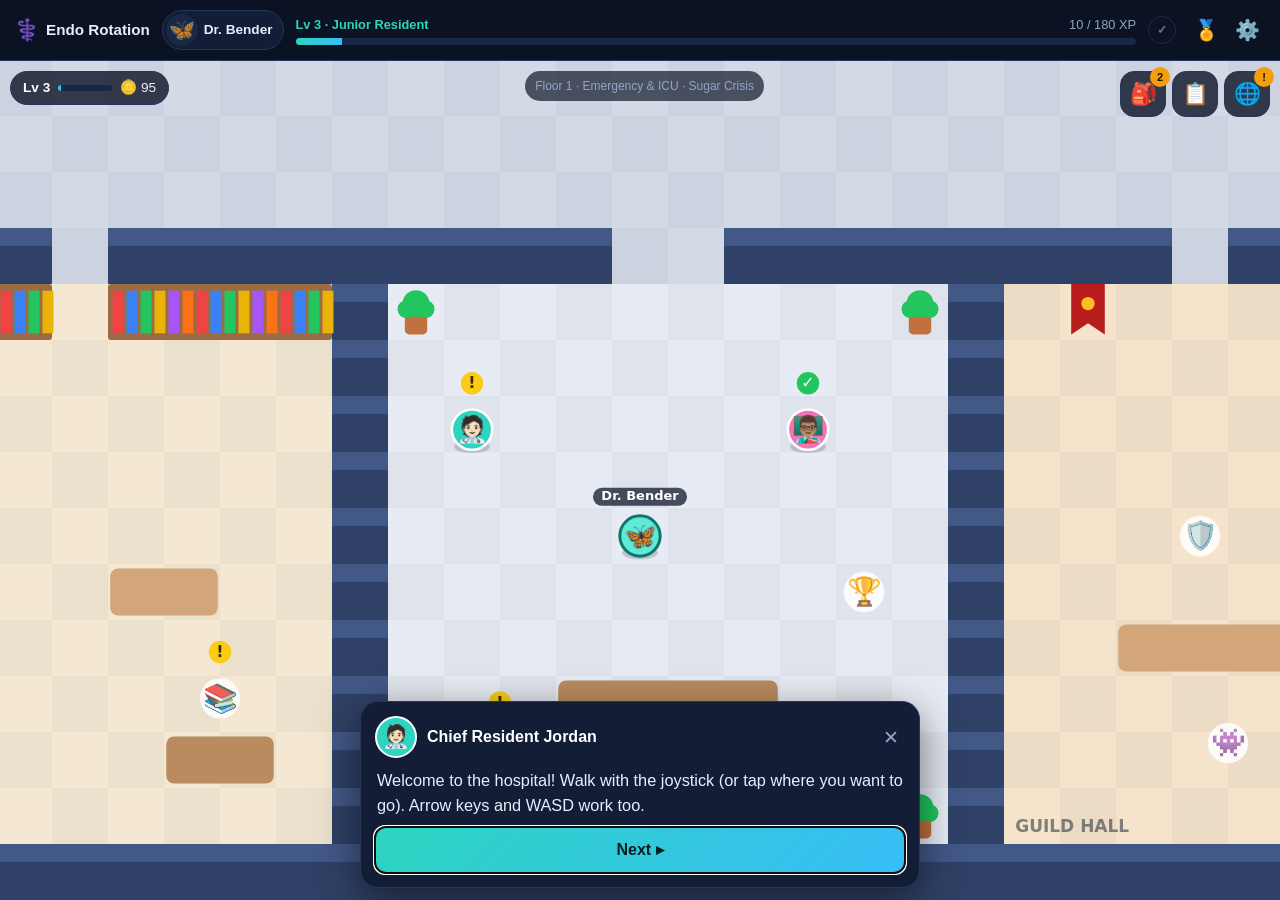
<file: tools/shot.html>
<!DOCTYPE html>
<meta charset="utf-8">
<script>
// Seeds a profile with Day 1 core stations done, then opens the hash given in ?to= (for screenshots).
const ids = ['dka', 'hhs', 'medrec', 'hyposort', 'pager', 'boss'];
const stations = Object.fromEntries(ids.map((id) => [id, { done: true, score: 10, max: 10 }]));
localStorage.setItem('endoRotation3d.v1', JSON.stringify({
  xp: 190, days: { 1: { stations, completed: false } }, bonusDay: null, unlockAll: false, hideInstall: true,
  profile: { name: 'Bender', avatar: '🦋', createdAt: Date.now() }, lastSaved: Date.now()
}));
location.replace('../index.html' + (new URLSearchParams(location.search).get('to') || ''));
</script>
</file>
<file: styles.css>
:root {
  --bg: #0b1324;
  --panel: #131e36;
  --panel-2: #1a2847;
  --line: #26375e;
  --text: #e8eefc;
  --muted: #93a3c7;
  --accent: #2dd4bf;
  --accent-2: #38bdf8;
  --good: #22c55e;
  --bad: #ef4444;
  --warn: #f59e0b;
  --radius: 14px;
  --safe-top: env(safe-area-inset-top, 0px);
  --safe-bottom: env(safe-area-inset-bottom, 0px);
}

* { box-sizing: border-box; -webkit-tap-highlight-color: transparent; }
html { -webkit-text-size-adjust: 100%; }
body {
  margin: 0;
  background: var(--bg);
  color: var(--text);
  font: 16px/1.5 -apple-system, BlinkMacSystemFont, "Segoe UI", Roboto, "Helvetica Neue", Arial, sans-serif;
  min-height: 100vh;
}
a { color: var(--accent-2); text-decoration: none; }
h1 { font-size: 1.55rem; line-height: 1.2; margin: .4rem 0 .8rem; }
h2 { font-size: 1.25rem; margin: 1.2rem 0 .6rem; }
h3 { font-size: 1.05rem; margin: .9rem 0 .5rem; }
ul, ol { padding-left: 1.25rem; }
b { color: #fff; }

/* header */
#hdr {
  position: sticky; top: 0; z-index: 20;
  display: flex; align-items: center; gap: 12px;
  padding: calc(10px + var(--safe-top)) 14px 10px;
  background: rgba(11, 19, 36, .92);
  backdrop-filter: blur(10px); -webkit-backdrop-filter: blur(10px);
  border-bottom: 1px solid var(--line);
}
.brand { display: flex; align-items: center; gap: 6px; color: var(--text); font-weight: 700; font-size: .95rem; white-space: nowrap; }
.logo { font-size: 1.3rem; }
.rank { flex: 1; min-width: 0; }
.rank-line { display: flex; justify-content: space-between; font-size: .8rem; color: var(--muted); gap: 6px; }
.rank-line b { color: var(--accent); }
.bar { height: 7px; background: var(--panel-2); border-radius: 99px; overflow: hidden; margin-top: 3px; }
.bar > div { height: 100%; background: linear-gradient(90deg, var(--accent), var(--accent-2)); transition: width .5s ease; }
#hdr nav { display: flex; gap: 4px; }
#hdr nav a { font-size: 1.25rem; padding: 4px 6px; }
.me { display: flex; align-items: center; gap: 6px; color: var(--text); font-weight: 700; font-size: .85rem; min-width: 0; max-width: 150px; padding: 3px 10px 3px 3px; border: 1px solid var(--line); border-radius: 99px; background: var(--panel); }
.me-av { flex: none; width: 32px; height: 32px; display: grid; place-items: center; font-size: 1.3rem; border-radius: 50%; background: var(--panel-2); }
.me-name { overflow: hidden; text-overflow: ellipsis; white-space: nowrap; }
.rank-line b, .rank-line span { white-space: nowrap; overflow: hidden; text-overflow: ellipsis; }
.save-pill { appearance: none; font: inherit; flex: none; display: inline-flex; align-items: center; gap: 4px; height: 28px; min-width: 28px; justify-content: center; padding: 0 9px; border-radius: 99px; font-size: .75rem; font-weight: 700; cursor: pointer; border: 1px solid var(--line); background: transparent; color: var(--muted); transition: background .3s, border-color .3s, color .3s; }
.save-pill.rest { padding: 0; opacity: .7; }
.save-pill.saving { color: var(--accent-2); border-color: var(--accent-2); }
.save-pill.saving .sp-ic { animation: pulse .7s ease-in-out infinite; }
.save-pill.saved { color: var(--accent); border-color: var(--accent); background: rgba(45, 212, 191, .12); animation: pop .25s ease; }
.save-pill.err { color: #fcd34d; border-color: #78350f; background: #2a2310; }
@keyframes pulse { 50% { opacity: .35; } }
@media (max-width: 640px) { .brand.has-me .brand-t { display: none; } }
@media (max-width: 480px) { #hdr { gap: 8px; } .me-name { display: none; } .me { padding: 2px; } .brand.has-me { display: none; } }
@media (max-width: 380px) { .brand span:last-child { display: none; } .save-pill .sp-t { display: none; } .save-pill { padding: 0; } }

main { max-width: 720px; margin: 0 auto; padding: 14px 14px calc(40px + var(--safe-bottom)); }

/* generic */
.card { background: var(--panel); border: 1px solid var(--line); border-radius: var(--radius); padding: 14px 16px; margin: 12px 0; }
.eyebrow { font-size: .75rem; text-transform: uppercase; letter-spacing: .06em; color: var(--accent); font-weight: 700; }
.back { display: inline-block; padding: 6px 0; font-weight: 600; }
.row { display: flex; flex-wrap: wrap; gap: 8px; margin-top: 10px; }
.tag { display: inline-block; font-size: .7rem; padding: 1px 7px; border-radius: 99px; background: var(--panel-2); color: var(--muted); margin-left: 4px; }
.tag.fire { color: var(--warn); }
.muted { color: var(--muted); }
.kbd { border: 1px solid var(--line); border-radius: 5px; padding: 0 5px; }
.instructions { color: var(--muted); margin: 4px 0 10px; }

.btn {
  appearance: none; border: 1px solid var(--line); background: var(--panel-2); color: var(--text);
  font: inherit; font-weight: 600; padding: 11px 16px; border-radius: 11px; min-height: 46px;
  cursor: pointer; display: inline-flex; align-items: center; justify-content: center; gap: 6px;
}
.btn:active { transform: scale(.98); }
.btn:disabled { opacity: .5; }
.btn.primary { background: linear-gradient(135deg, var(--accent), var(--accent-2)); color: #04211f; border: 0; }
.btn.ghost { background: transparent; }
.btn.danger { background: #3b1218; border-color: #7f1d1d; color: #fecaca; }
.btn.good { background: #0f3a24; border-color: #166534; }
.btn.bad { background: #3b1218; border-color: #7f1d1d; }
.btn.big { width: 100%; font-size: 1.1rem; padding: 16px; margin-top: 16px; }

/* home */
.hero p { color: var(--muted); margin: 0 0 10px; }
.progress-pill { display: inline-block; background: var(--panel-2); border: 1px solid var(--line); padding: 4px 12px; border-radius: 99px; font-size: .85rem; }
.install { border-color: var(--accent); }
.greet { display: inline-flex; align-items: center; gap: 8px; color: var(--text); font-size: .95rem; margin-top: 4px; }
.greet b { color: var(--accent); }
.greet-av { font-size: 1.5rem; }
.save-note { font-size: .78rem; color: var(--muted); margin: 10px 0 0; }
.save-note.err { color: #fcd34d; }
.small { font-size: .85rem; }

/* onboarding / profile */
.onboard { max-width: 520px; margin: 0 auto; }
.onboard h1 { font-size: 1.8rem; margin-top: .3rem; }
.ob-keep { border-color: #166534; color: #bbf7d0; }
.ob-import summary { cursor: pointer; font-weight: 600; color: var(--accent-2); }
.ob-signin { border-color: var(--accent-2); }
.ob-si-lead { margin: 0 0 10px; }
.ob-signin .net-form label:first-child { margin-top: 0; }
.pf-preview { display: flex; align-items: center; gap: 14px; padding: 12px; border-radius: 12px; background: var(--panel-2); border: 1px solid var(--line); }
.pf-av { flex: none; width: 64px; height: 64px; display: grid; place-items: center; font-size: 2.3rem; border-radius: 50%; background: var(--bg); border: 2px solid var(--accent); }
.pf-name { font-size: 1.2rem; font-weight: 800; word-break: break-word; }
.pf-rank { font-size: .85rem; }
.pf-label { display: block; font-size: .8rem; text-transform: uppercase; letter-spacing: .06em; color: var(--muted); font-weight: 700; margin: 16px 0 6px; }
.name-field { display: flex; align-items: center; border: 1.5px solid var(--line); border-radius: 12px; background: var(--bg); padding-left: 12px; }
.name-field:focus-within { border-color: var(--accent); box-shadow: 0 0 0 3px rgba(45, 212, 191, .2); }
.name-field span { color: var(--muted); font-weight: 700; }
.name-field input { flex: 1; min-width: 0; font: inherit; font-size: 1.1rem; padding: 13px 12px 13px 6px; border: 0; background: transparent; color: var(--text); outline: none; }
.pf-err { color: #fca5a5; font-size: .85rem; min-height: 1.2em; margin-top: 4px; }
.avatar-grid { display: grid; grid-template-columns: repeat(4, 1fr); gap: 8px; }
.av { appearance: none; font: inherit; font-size: 1.9rem; height: 60px; min-width: 0; padding: 0; display: grid; place-items: center; border-radius: 14px; background: var(--panel-2); border: 2px solid var(--line); cursor: pointer; transition: transform .15s, border-color .15s; }
.av:active { transform: scale(.94); }
.av.sel { border-color: var(--accent); background: #0c3330; box-shadow: 0 0 0 3px rgba(45, 212, 191, .25); }
@media (min-width: 640px) { .avatar-grid { grid-template-columns: repeat(8, 1fr); } .av { font-size: 1.6rem; } }
.import { display: grid; gap: 8px; }
.import textarea { margin: 0; font-size: .85rem; }
.day-list { display: grid; gap: 10px; margin-top: 12px; }
.day-card { display: flex; align-items: center; gap: 12px; padding: 12px 14px; background: var(--panel); border: 1px solid var(--line); border-radius: var(--radius); color: var(--text); }
.day-card.open { border-color: var(--accent); box-shadow: 0 0 0 1px rgba(45, 212, 191, .25), 0 6px 20px rgba(45, 212, 191, .08); }
.day-card.done { border-color: #166534; }
.day-card.locked { opacity: .55; }
.day-num { display: flex; flex-direction: column; align-items: center; min-width: 42px; font-size: .7rem; color: var(--muted); text-transform: uppercase; }
.day-num b { font-size: 1.35rem; color: var(--text); line-height: 1.1; }
.day-body { flex: 1; min-width: 0; }
.day-title { font-weight: 700; }
.day-sub { font-size: .85rem; color: var(--muted); }
.day-meta { font-size: .75rem; color: var(--muted); margin-top: 2px; }
.day-status { font-size: 1.2rem; }

/* day */
.briefing .scene { font-style: italic; color: #c8d4ef; border-left: 3px solid var(--accent); padding-left: 10px; }
.source { font-size: .75rem; color: var(--muted); margin-top: 8px; }
.badge-earned { margin-top: 10px; color: var(--good); }
.stations { display: grid; gap: 8px; }
.station { display: flex; align-items: center; gap: 12px; padding: 14px; background: var(--panel); border: 1px solid var(--line); border-radius: var(--radius); color: var(--text); min-height: 58px; }
.station.locked { opacity: .55; }
.st-icon { font-size: 1.4rem; }
.st-title { flex: 1; font-weight: 600; }
.st-title small { display: block; font-weight: 400; color: var(--muted); font-size: .78rem; }
.score { font-size: .78rem; color: var(--accent); white-space: nowrap; }

/* station */
.station-h { font-size: 1.3rem; }
.practice { background: #2a2310; color: #fcd34d; border: 1px solid #78350f; padding: 6px 12px; border-radius: 10px; font-size: .85rem; }
.chart summary { cursor: pointer; font-weight: 700; display: flex; justify-content: space-between; align-items: center; list-style: none; }
.chart summary::-webkit-details-marker { display: none; }
.chart p { margin: .5rem 0; font-size: .95rem; }
.stability { font-size: 1rem; letter-spacing: 2px; }
.labs { width: 100%; border-collapse: collapse; font-size: .92rem; margin-top: 6px; }
.labs td { padding: 6px 4px; border-top: 1px solid var(--line); }
.labs td:last-child { text-align: right; font-weight: 700; font-variant-numeric: tabular-nums; }
.info { background: var(--panel-2); border-radius: 10px; padding: 10px 12px; margin: 8px 0; font-size: .95rem; }
.prompt { font-size: 1.08rem; }
.answers { display: grid; gap: 8px; }
.opt {
  appearance: none; text-align: left; font: inherit; color: var(--text);
  display: flex; gap: 10px; align-items: flex-start;
  background: var(--panel-2); border: 1.5px solid var(--line); border-radius: 12px; padding: 12px; min-height: 50px; cursor: pointer;
}
.opt:active { transform: scale(.99); }
.letter { flex: none; width: 26px; height: 26px; border-radius: 50%; background: var(--bg); display: grid; place-items: center; font-weight: 700; font-size: .85rem; color: var(--accent); }
.opt.right { border-color: var(--good); background: #0d2e1d; }
.opt.wrong { border-color: #64748b; opacity: .6; }
.opt.danger { border-color: var(--bad); background: #2b0f14; opacity: .75; }
.opt:disabled { cursor: default; }
.feedback .btn { margin-top: 10px; width: 100%; }
.fb { margin-top: 10px; padding: 12px; border-radius: 10px; font-size: .95rem; }
.fb.good { background: #0d2e1d; border: 1px solid #166534; }
.fb.bad { background: #2b0f14; border: 1px solid #7f1d1d; }
.fb.neutral { background: var(--panel-2); border: 1px solid var(--line); }
.fb ul { margin: 6px 0; }
.retry { margin-top: 6px; color: var(--muted); font-size: .85rem; }
.update { margin-top: 8px; padding: 10px 12px; border-radius: 10px; background: #2a2310; border: 1px solid #78350f; color: #fde68a; font-size: .9rem; }
.update b { color: #fbbf24; }
.outro { border-color: var(--accent); }

.calc { display: flex; gap: 8px; align-items: center; flex-wrap: wrap; }
.calc input { flex: 1; min-width: 120px; font: inherit; font-size: 1.1rem; padding: 11px 12px; border-radius: 11px; border: 1.5px solid var(--line); background: var(--bg); color: var(--text); }
.calc .unit { color: var(--muted); }
.calc.right input { border-color: var(--good); }
.calc.wrong input { border-color: var(--bad); }

/* matching */
.match-left { position: sticky; top: calc(62px + var(--safe-top)); z-index: 5; display: flex; flex-wrap: wrap; gap: 6px; padding: 10px; background: rgba(11, 19, 36, .95); border: 1px solid var(--line); border-radius: var(--radius); }
.chip { appearance: none; font: inherit; font-size: .88rem; font-weight: 600; color: var(--text); background: var(--panel-2); border: 1.5px solid var(--line); border-radius: 99px; padding: 8px 12px; cursor: pointer; }
.chip.sel { border-color: var(--accent); background: #0c3330; box-shadow: 0 0 0 3px rgba(45, 212, 191, .25); }
.chip.matched { opacity: .35; text-decoration: line-through; pointer-events: none; }
.match-right { display: grid; gap: 8px; margin-top: 12px; }
.fact { appearance: none; text-align: left; font: inherit; font-size: .93rem; color: var(--text); background: var(--panel); border: 1.5px solid var(--line); border-radius: 12px; padding: 12px; min-height: 48px; cursor: pointer; }
.fact.matched { border-color: #166534; background: #0d2e1d; cursor: default; }
.shake { animation: shake .4s; border-color: var(--bad) !important; }
@keyframes shake { 0%, 100% { transform: translateX(0); } 25% { transform: translateX(-6px); } 75% { transform: translateX(6px); } }

/* sort */
.sort-card { text-align: center; padding: 26px 16px; }
.sort-item { font-size: 1.5rem; font-weight: 800; margin-top: 6px; }
.sort-buttons { display: grid; grid-template-columns: 1fr 1fr; gap: 10px; }
.sort-btn { min-height: 64px; font-size: 1.05rem; }
.sort-log { margin-top: 12px; display: grid; gap: 4px; font-size: .9rem; }
.log.wrong { color: #fca5a5; }
.log.right { color: #86efac; }

/* boss */
.boss-intro { border-color: #7c3aed; background: #1c1436; }
textarea { width: 100%; font: inherit; padding: 10px; border-radius: 11px; border: 1.5px solid var(--line); background: var(--bg); color: var(--text); margin: 6px 0 10px; resize: vertical; }
.reveal { width: 100%; }
.grade { margin-top: 10px; color: var(--muted); font-size: .85rem; }
.grade-row .btn { flex: 1; }

/* rapid-fire synthesis */
.rf-intro { border-color: var(--accent); }
.rf-legend { display: flex; flex-wrap: wrap; gap: 6px; margin-top: 10px; }
.rf-kind { display: inline-block; font-size: .72rem; font-weight: 700; padding: 2px 8px; border-radius: 99px; background: var(--panel-2); color: var(--text); text-transform: none; letter-spacing: 0; }
.node.rf-recall { border-left: 4px solid var(--accent-2); }
.node.rf-mcq { border-left: 4px solid var(--accent); }
.node.rf-why { border-left: 4px solid #a78bfa; }
.rf-recall input { width: 100%; font: inherit; font-size: 1.05rem; padding: 11px 12px; border-radius: 11px; border: 1.5px solid var(--line); background: var(--bg); color: var(--text); }
.rf-recall.right input { border-color: var(--good); }
.rf-recall.wrong input { border-color: var(--bad); }
.rf-recall .row .btn { flex: 1; }
.checklist { display: grid; gap: 8px; margin-top: 10px; }
.check { display: flex; gap: 10px; align-items: flex-start; background: var(--bg); border: 1px solid var(--line); border-radius: 10px; padding: 10px; cursor: pointer; }
.check input { flex: none; width: 22px; height: 22px; margin: 0; accent-color: var(--accent); }
.check:has(input:checked) { border-color: var(--good); }
.recap summary { cursor: pointer; font-weight: 700; }
.pearls { padding-left: 1.4rem; }
.pearl { padding: 9px 4px; border-bottom: 1px solid var(--line); }
.pearl mark { background: none; color: var(--accent); font-weight: 700; }
.pearl.upd, .pearl.upd mark { color: #fde68a; }
.upd-h { color: var(--warn); }

/* badges */
.badge-grid { display: grid; grid-template-columns: repeat(auto-fill, minmax(100px, 1fr)); gap: 10px; }
.badge { text-align: center; background: var(--panel); border: 1px solid var(--line); border-radius: var(--radius); padding: 12px 6px; filter: grayscale(1); opacity: .45; }
.badge.got { filter: none; opacity: 1; border-color: var(--accent); }
.b-icon { font-size: 2rem; }
.b-name { font-weight: 700; font-size: .82rem; }
.b-day { font-size: .72rem; color: var(--muted); }
.rank-list { list-style: none; padding: 0; }
.rank-list li { display: flex; justify-content: space-between; padding: 10px 12px; border: 1px solid var(--line); border-radius: 10px; margin-bottom: 6px; opacity: .5; }
.rank-list li.got { opacity: 1; border-color: var(--accent); }
.toggle { display: flex; gap: 10px; align-items: center; }
.toggle input { width: 22px; height: 22px; }

/* finish / modal / toast */
.finish { text-align: center; border-color: var(--accent); }
.finish .btn { width: 100%; margin-top: 8px; }
.unlock { color: var(--accent); font-weight: 700; }
.big-emoji { font-size: 3rem; text-align: center; }
.modal { position: fixed; inset: 0; z-index: 50; background: rgba(3, 7, 18, .75); display: grid; place-items: center; padding: 20px; }
.modal.hidden { display: none; }
.modal-card { width: 100%; max-width: 420px; background: var(--panel); border: 1px solid var(--line); border-radius: 18px; padding: 20px; text-align: center; animation: pop .25s ease; }
.modal-card .debrief { text-align: left; background: var(--panel-2); padding: 10px; border-radius: 10px; font-size: .92rem; }
.modal-actions { display: flex; gap: 8px; margin-top: 14px; }
.modal-actions .btn { flex: 1; }
@keyframes pop { from { transform: scale(.92); opacity: 0; } to { transform: scale(1); opacity: 1; } }
#toasts { position: fixed; left: 50%; bottom: calc(20px + var(--safe-bottom)); transform: translateX(-50%); z-index: 60; display: grid; gap: 6px; pointer-events: none; }
.toast { background: var(--panel-2); border: 1px solid var(--line); padding: 8px 16px; border-radius: 99px; font-weight: 700; text-align: center; transition: opacity .4s, transform .4s; }
.toast.good { border-color: var(--accent); color: var(--accent); }
.toast.bad { border-color: var(--bad); color: #fca5a5; }
.toast.out { opacity: 0; transform: translateY(8px); }

/* ---------- RPG: world ---------- */
body.in-world { overflow: hidden; overscroll-behavior: none; }
body.in-world main { padding: 0; max-width: none; }
.world { position: fixed; left: 0; right: 0; top: var(--hdr-h, 60px); bottom: 0; background: #0e1830; touch-action: none; user-select: none; -webkit-user-select: none; }
.world canvas { display: block; touch-action: none; }
.hud { position: absolute; top: 10px; left: 10px; right: 10px; display: flex; align-items: flex-start; justify-content: space-between; gap: 8px; pointer-events: none; }
.hud > * { pointer-events: auto; }
.hud-pill { display: flex; align-items: center; gap: 8px; background: rgba(15, 23, 42, .82); border: 1px solid var(--line); border-radius: 99px; padding: 6px 12px; font-size: .85rem; }
.hud-bar { width: 54px; height: 6px; border-radius: 99px; background: var(--panel-2); overflow: hidden; }
.hud-bar i { display: block; height: 100%; background: linear-gradient(90deg, var(--accent), var(--accent-2)); }
.hud-floor { display: none; background: rgba(15, 23, 42, .7); color: var(--muted); font-size: .75rem; padding: 6px 10px; border-radius: 99px; }
@media (min-width: 560px) { .hud-floor { display: block; } }
.hud-btns { display: flex; gap: 6px; }
.hud-btn { position: relative; width: 46px; height: 46px; border-radius: 14px; display: grid; place-items: center; font-size: 1.35rem; background: rgba(15, 23, 42, .82); border: 1px solid var(--line); }
.hud-btn .dot { position: absolute; top: -5px; right: -5px; min-width: 20px; height: 20px; border-radius: 99px; background: var(--warn); color: #1f1300; font-size: .7rem; font-style: normal; font-weight: 800; display: grid; place-items: center; padding: 0 4px; }
.joy { position: absolute; width: 110px; height: 110px; margin: -55px 0 0 -55px; border-radius: 50%; background: rgba(255, 255, 255, .12); border: 2px solid rgba(255, 255, 255, .3); pointer-events: none; }
.joy.hidden, .talk.hidden, .dialog.hidden { display: none; }
.joy-knob { position: absolute; left: 50%; top: 50%; width: 48px; height: 48px; margin: -24px 0 0 -24px; border-radius: 50%; background: rgba(94, 234, 212, .85); box-shadow: 0 4px 14px rgba(0, 0, 0, .3); }
.talk { position: absolute; left: 50%; bottom: calc(18px + var(--safe-bottom)); transform: translateX(-50%); max-width: calc(100% - 24px); white-space: nowrap; overflow: hidden; text-overflow: ellipsis;
  font: inherit; font-size: 1rem; color: #04211f; background: linear-gradient(135deg, var(--accent), var(--accent-2)); border: 0; border-radius: 99px; padding: 13px 20px; box-shadow: 0 8px 24px rgba(0, 0, 0, .35); cursor: pointer; animation: pop .2s ease; }
.talk b { color: #04211f; }
.dialog { position: absolute; left: 10px; right: 10px; bottom: calc(12px + var(--safe-bottom)); max-width: 560px; margin: 0 auto; max-height: 70%; overflow: auto;
  background: var(--panel); border: 1px solid var(--line); border-radius: 18px; padding: 14px; box-shadow: 0 12px 40px rgba(0, 0, 0, .5); animation: pop .2s ease; }
.dlg-head { display: flex; align-items: center; gap: 10px; }
.dlg-av { width: 42px; height: 42px; border-radius: 50%; display: grid; place-items: center; font-size: 1.4rem; border: 2px solid #fff; flex: none; }
.dlg-head b { flex: 1; }
.dlg-x { appearance: none; background: none; border: 0; color: var(--muted); font-size: 1.2rem; padding: 6px; cursor: pointer; }
.dlg-text { margin: 10px 2px; font-size: 1.02rem; }
.dlg-info { background: var(--panel-2); border-radius: 10px; padding: 9px 11px; font-size: .9rem; margin-bottom: 8px; }
.dlg-actions { display: flex; gap: 8px; }
.dlg-actions .btn { flex: 1; }
.floors { display: grid; gap: 4px; margin-bottom: 8px; max-height: 240px; overflow: auto; }
.floor { display: grid; grid-template-columns: 28px 1fr auto; gap: 8px; align-items: center; padding: 7px 10px; border-radius: 10px; background: var(--panel-2); font-size: .88rem; }
.floor.here { border: 1px solid var(--accent); }
button.floor { width: 100%; border: 1px solid var(--line); color: inherit; font: inherit; text-align: left; cursor: pointer; }
button.floor:hover { border-color: var(--accent); }
.floor.off { opacity: .5; }
.floor small { color: var(--muted); }
.floor em { display: block; font-style: normal; font-size: .75rem; color: var(--muted); }
.enter { margin-bottom: 6px; }

/* ---------- RPG: stations ---------- */
.buff { margin-top: 8px; background: #2a2310; color: #fde68a; border: 1px solid #78350f; padding: 6px 12px; border-radius: 10px; font-size: .85rem; }
.buff.resume { background: var(--panel-2); color: inherit; border-color: var(--line); }
.linkish { background: none; border: 0; padding: 0; margin-left: 6px; color: var(--accent); font: inherit; text-decoration: underline; cursor: pointer; }
.narrow { margin-top: 8px; width: 100%; border-style: dashed; color: var(--accent); }
.opt.narrowed { opacity: .25; text-decoration: line-through; }
.loot { margin: 12px auto 4px; max-width: 360px; text-align: left; background: var(--panel-2); border: 1px solid var(--line); border-radius: 12px; padding: 10px 14px; display: grid; gap: 4px; }

/* ---------- RPG: character / shop / lab ---------- */
.char-card { display: flex; gap: 14px; align-items: center; }
.char-av { width: 70px; height: 70px; border-radius: 50%; display: grid; place-items: center; font-size: 2.3rem; background: #5eead4; border: 3px solid #0f766e; flex: none; }
.char-b { flex: 1; min-width: 0; }
.char-name { font-size: 1.2rem; font-weight: 800; }
.char-b .bar { margin: 6px 0 4px; }
.small { font-size: .82rem; }
.perks { margin: 0; }
.slot { border-top: 1px solid var(--line); padding: 10px 0; }
.slot-h { display: flex; justify-content: space-between; align-items: center; margin-bottom: 6px; }
.item-line { display: flex; gap: 10px; align-items: flex-start; }
.item-ic { font-size: 1.7rem; width: 40px; text-align: center; flex: none; }
.slot-pick { display: grid; gap: 6px; margin-top: 8px; }
.slot-pick.hidden { display: none; }
.pick { appearance: none; font: inherit; color: var(--text); text-align: left; display: flex; gap: 10px; align-items: center; background: var(--panel-2); border: 1.5px solid var(--line); border-radius: 10px; padding: 9px; cursor: pointer; }
.pick.sel { border-color: var(--accent); }
.pick small { display: block; color: var(--muted); }
.btn.sm { min-height: 38px; padding: 7px 12px; font-size: .9rem; }
.skill { display: flex; gap: 10px; align-items: center; border-top: 1px solid var(--line); padding: 10px 0; }
.skill-ic { font-size: 1.5rem; width: 36px; text-align: center; }
.skill-b { flex: 1; }
.pips { color: var(--accent); letter-spacing: 3px; }
.pts { font-size: .8rem; padding: 2px 9px; border-radius: 99px; background: var(--panel-2); color: var(--muted); margin-left: 6px; }
.pts.has { background: var(--warn); color: #1f1300; }
.inv { display: flex; gap: 10px; align-items: center; border-top: 1px solid var(--line); padding: 9px 0; }
.inv > span { font-size: 1.5rem; width: 36px; text-align: center; }
.inv > div { flex: 1; }
.mats { display: flex; flex-wrap: wrap; gap: 6px; margin: 8px 0; }
.mat { background: var(--panel-2); border: 1px solid var(--line); border-radius: 99px; padding: 5px 11px; font-size: .85rem; }
.coins-bar { display: inline-block; background: var(--panel-2); border: 1px solid var(--warn); color: #fde68a; border-radius: 99px; padding: 5px 14px; margin: 4px 0; }
.shop-row { display: flex; gap: 10px; align-items: center; border-top: 1px solid var(--line); padding: 11px 0; }
.shop-row:first-child { border-top: 0; }
.shop-b { flex: 1; min-width: 0; }
.owned { color: var(--good); font-weight: 700; font-size: .85rem; }
.needs { display: flex; flex-wrap: wrap; gap: 5px; margin-top: 5px; }
.need { font-size: .78rem; padding: 2px 8px; border-radius: 99px; background: #2b0f14; color: #fecaca; }
.need.ok { background: #0d2e1d; color: #bbf7d0; }

/* ---------- online play ---------- */
.net-form label { display: block; font-size: .85rem; color: var(--muted); font-weight: 600; margin: 10px 0 0; }
.net-form input, .net-form select, .chat-form input {
  display: block; width: 100%; font: inherit; font-size: 1rem; color: var(--text); background: var(--bg);
  border: 1.5px solid var(--line); border-radius: 11px; padding: 11px 12px; margin-top: 5px; }
.net-form input:focus, .net-form select:focus, .chat-form input:focus { outline: none; border-color: var(--accent); }
.net-form .row2 { display: grid; grid-template-columns: 1fr 1fr; gap: 10px; }
.net-form .btn { margin-top: 8px; }
.net code, .dlg-info code { background: var(--panel-2); padding: 1px 6px; border-radius: 6px; }
.center { text-align: center; }
.hub { display: grid; gap: 8px; }
.hub-a { display: grid; grid-template-columns: 42px 1fr; grid-template-rows: auto auto; column-gap: 10px; align-items: center; padding: 11px 12px; border-radius: 12px; background: var(--panel-2); border: 1px solid var(--line); color: var(--text); text-decoration: none; }
.hub-a span { grid-row: span 2; font-size: 1.7rem; text-align: center; }
.hub-a small { color: var(--muted); }
.who { font-weight: 600; white-space: nowrap; overflow: hidden; text-overflow: ellipsis; min-width: 0; }
.odot { flex: none; width: 9px; height: 9px; border-radius: 50%; background: #475569; }
.odot.on { background: var(--good); box-shadow: 0 0 0 3px rgba(34, 197, 94, .2); }
.hud-btn .dot.on { background: var(--good); color: #052e16; }

.guild-head { display: flex; align-items: center; gap: 12px; }
.guild-head h3 { margin: 0; }
.guild-head > div { flex: 1; min-width: 0; }
.g-em { font-size: 2.2rem; }
.raid { border-color: #7f1d1d; background: linear-gradient(180deg, #2a1220, var(--panel) 60%); }
.raid.dead { border-color: var(--line); background: var(--panel); }
.raid-boss { display: flex; align-items: center; gap: 12px; margin: 6px 0 8px; }
.raid-boss h3 { margin: 0; }
.raid-em { font-size: 2.8rem; }
.hpbar { height: 12px; background: #3b1218; border-radius: 99px; overflow: hidden; }
.hpbar > div { height: 100%; background: linear-gradient(90deg, #ef4444, #f97316); transition: width .6s ease; }
.board { margin: 0; padding-left: 22px; }
.board li { padding: 3px 0; }
.board li b { float: right; }
.roster .mem, .duel-row { display: flex; align-items: center; gap: 9px; border-top: 1px solid var(--line); padding: 9px 0; }
.roster .mem:first-child, .duel-row:first-of-type { border-top: 0; }
.roster .mem .muted { margin-left: auto; white-space: nowrap; }
.duel-row .muted { flex: 1; min-width: 0; }
.duel-btns { margin-left: auto; display: flex; gap: 6px; flex: none; }
.score { flex: 1; font-weight: 700; }
.score.good { color: var(--good); }
.score.bad { color: #fca5a5; }

.chat { max-height: 280px; overflow-y: auto; display: flex; flex-direction: column; gap: 6px; padding: 4px 0 8px; }
.msg { background: var(--panel-2); border-radius: 12px; padding: 7px 10px; max-width: 88%; align-self: flex-start; }
.msg.mine { align-self: flex-end; background: #0f3a35; }
.msg b { display: block; font-size: .78rem; color: var(--accent); }
.msg span { display: block; overflow-wrap: anywhere; }
.msg small { font-size: .7rem; }
.chat-form { display: flex; gap: 8px; align-items: center; }
.chat-form input { margin: 0; }

.tabs { display: flex; gap: 6px; margin: 10px 0 0; }
.tab { flex: 1; font: inherit; font-weight: 700; padding: 10px 6px; border-radius: 11px; border: 1px solid var(--line); background: var(--panel); color: var(--muted); cursor: pointer; }
.tab.on { background: var(--panel-2); color: var(--text); border-color: var(--accent); }

.quiz-h { display: flex; justify-content: space-between; align-items: center; gap: 8px; }
.qtime { height: 6px; background: var(--panel-2); border-radius: 99px; overflow: hidden; margin: 8px 0 10px; }
.qtime i { display: block; height: 100%; width: 100%; background: linear-gradient(90deg, var(--warn), var(--accent)); }
.qctx { margin: 0 0 4px; }
.quiz .answers { display: grid; gap: 8px; }

/* ---------- hiscores ---------- */
.hs-me { display: flex; align-items: center; gap: 12px; }
.hs-av { font-size: 2.2rem; }
.hs-row { display: flex; align-items: center; gap: 10px; border-top: 1px solid var(--line); padding: 10px 6px; }
.hs-row:first-of-type { border-top: 0; }
.hs-row.mine { background: #0f3a35; border-radius: 10px; }
.hs-rank { width: 34px; flex: none; text-align: center; font-weight: 800; color: var(--muted); }
.hs-g { white-space: nowrap; overflow: hidden; text-overflow: ellipsis; min-width: 0; }
.hs-val { margin-left: auto; text-align: right; font-weight: 700; white-space: nowrap; }
.hs-val small { display: block; font-weight: 400; }
</file>
